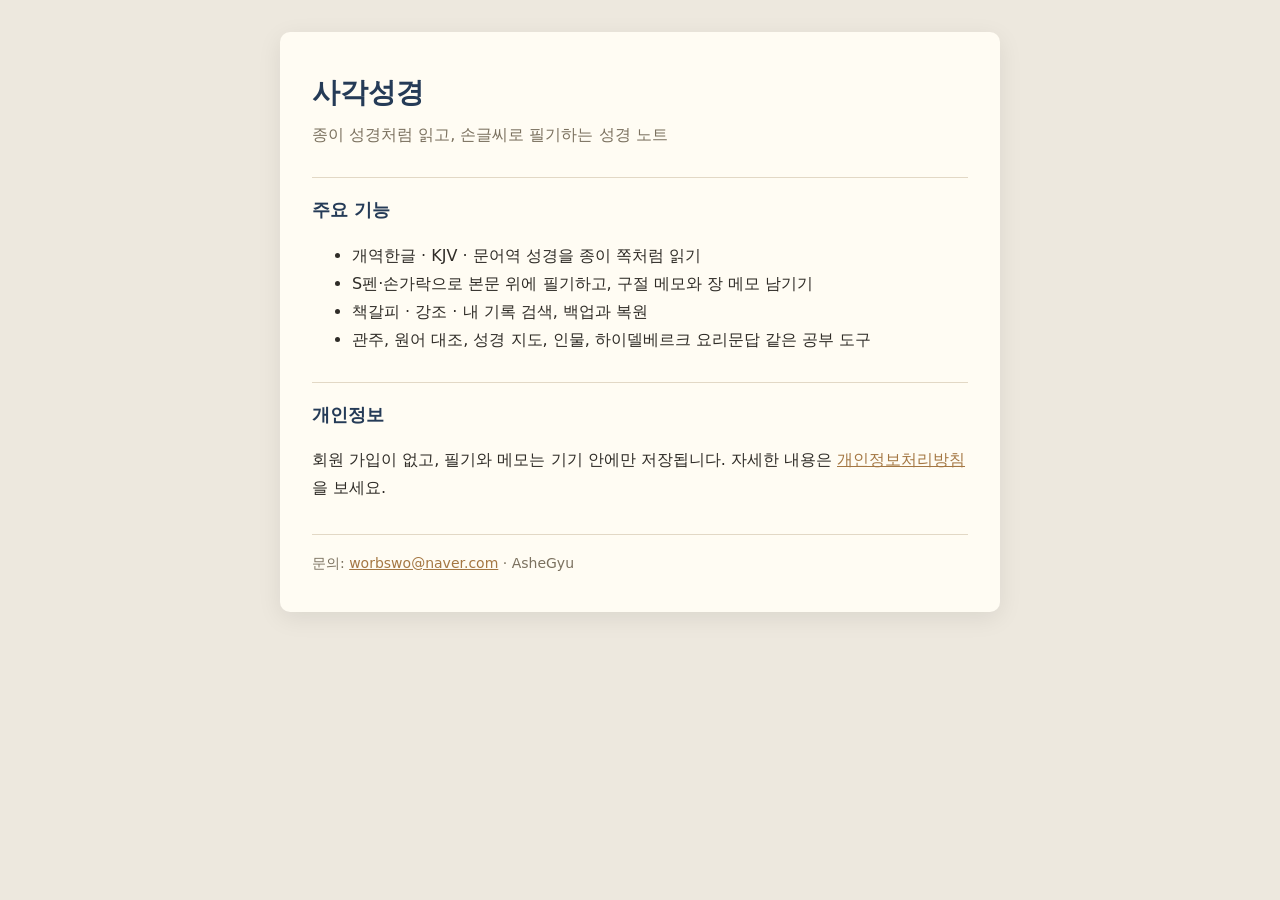
<file: index.html>
<!doctype html>
<html lang="ko">
<head>
  <meta charset="utf-8">
  <meta name="viewport" content="width=device-width, initial-scale=1">
  <title>사각성경</title>
  <meta name="description" content="종이 성경처럼 읽고 손글씨로 필기하는 성경 노트 앱">
  <link rel="stylesheet" href="style.css">
</head>
<body>
<main>
  <h1>사각성경</h1>
  <p class="lead">종이 성경처럼 읽고, 손글씨로 필기하는 성경 노트</p>

  <h2>주요 기능</h2>
  <ul>
    <li>개역한글 · KJV · 문어역 성경을 종이 쪽처럼 읽기</li>
    <li>S펜·손가락으로 본문 위에 필기하고, 구절 메모와 장 메모 남기기</li>
    <li>책갈피 · 강조 · 내 기록 검색, 백업과 복원</li>
    <li>관주, 원어 대조, 성경 지도, 인물, 하이델베르크 요리문답 같은 공부 도구</li>
  </ul>

  <h2>개인정보</h2>
  <p>회원 가입이 없고, 필기와 메모는 기기 안에만 저장됩니다. 자세한 내용은 <a href="privacy.html">개인정보처리방침</a>을 보세요.</p>

  <footer>
    문의: <a href="mailto:worbswo@naver.com">worbswo@naver.com</a> · AsheGyu
  </footer>
</main>
</body>
</html>
</file>
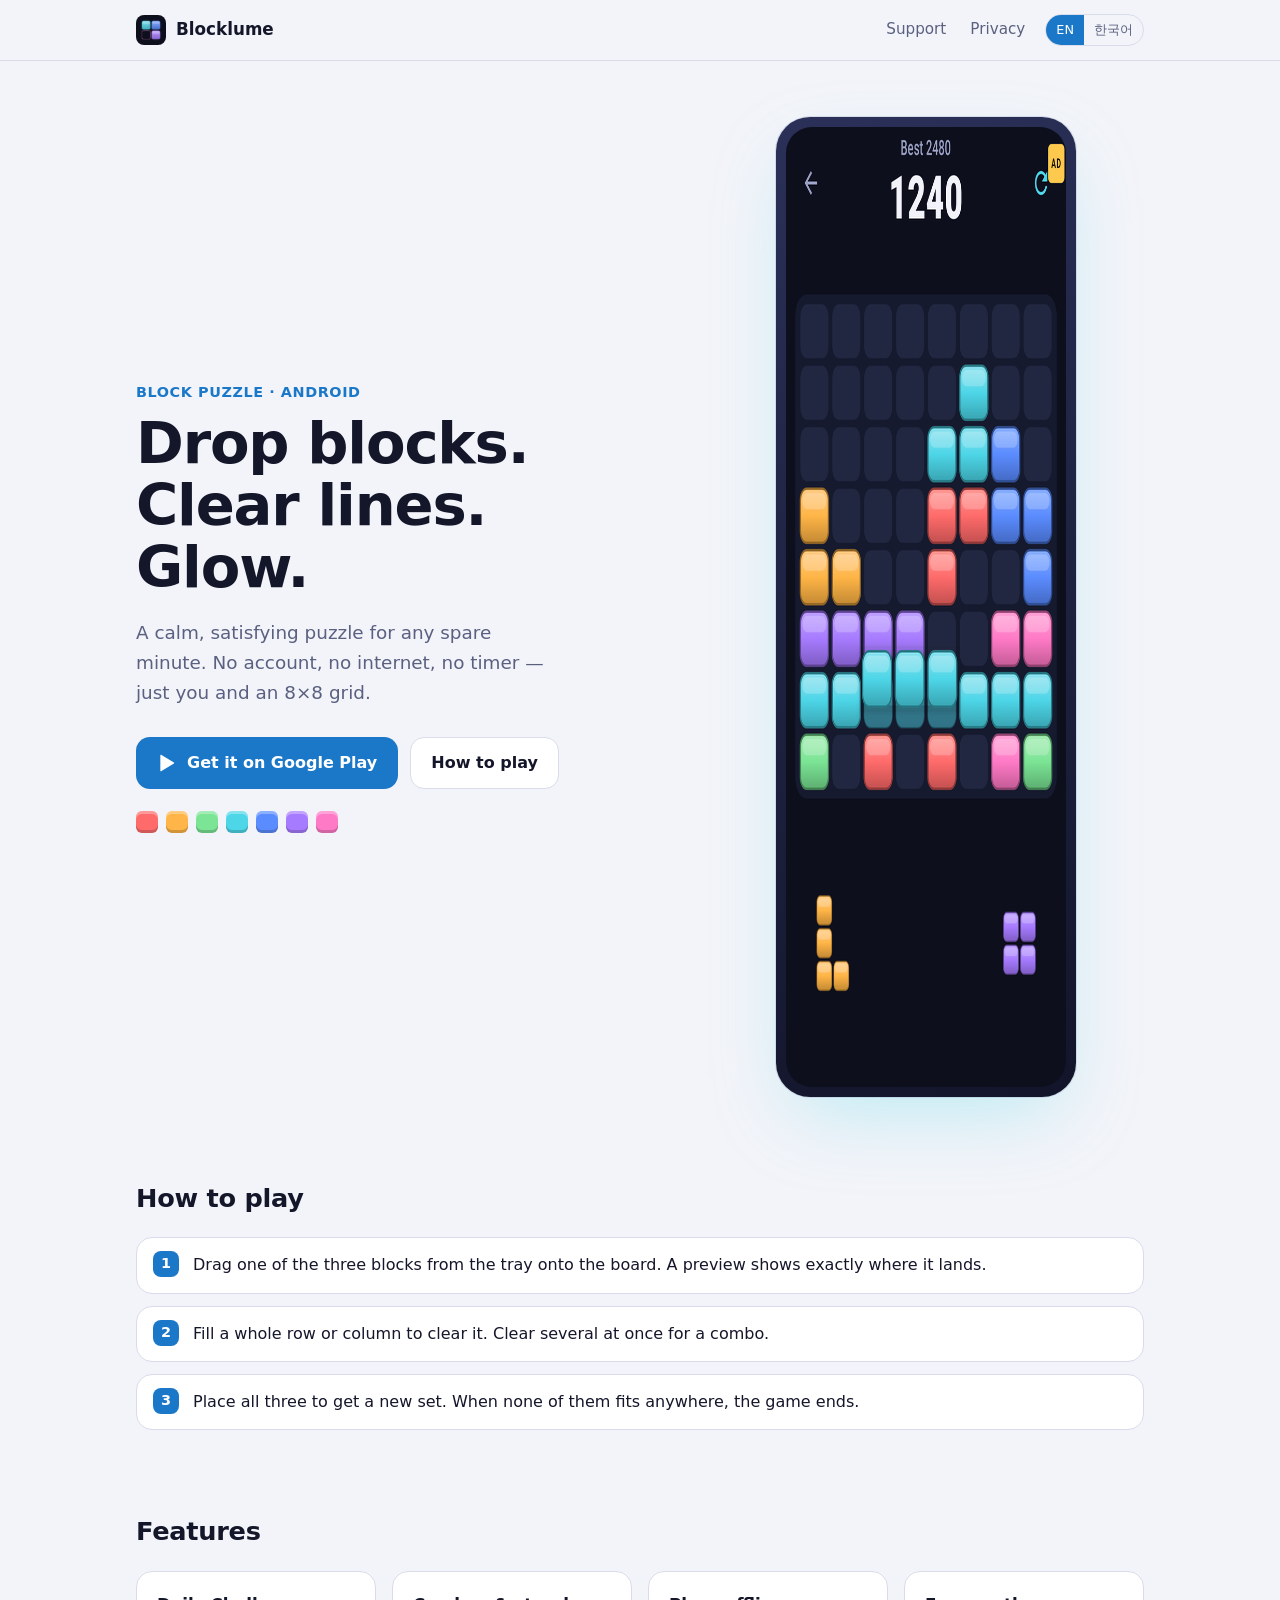
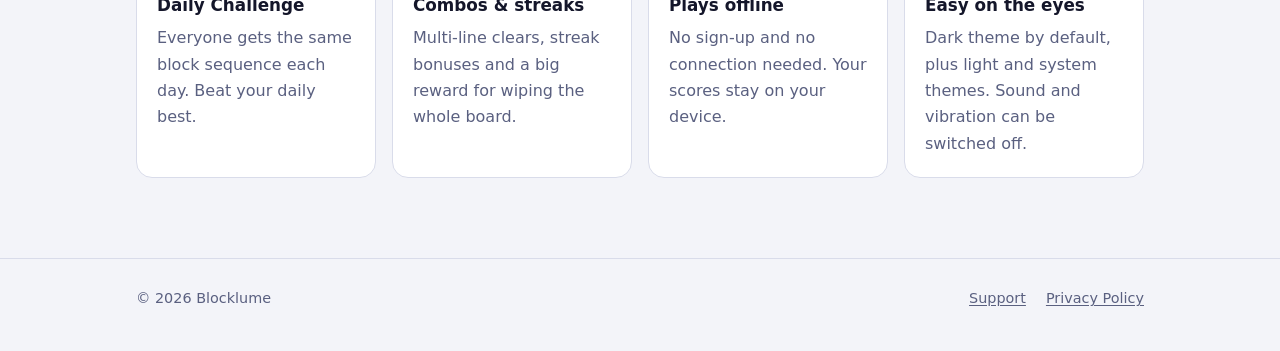
<file: blocklume/index.html>
<!doctype html>
<html lang="en" data-lang="en">
<head>
<meta charset="utf-8">
<meta name="viewport" content="width=device-width, initial-scale=1">
<title>Blocklume — Block Puzzle</title>
<meta name="title-en" content="Blocklume — Block Puzzle">
<meta name="title-ko" content="Blocklume — 블록 퍼즐">
<meta name="description" content="Blocklume is a calm, offline block puzzle for Android. Drag blocks onto an 8×8 grid, clear lines and chain combos. Daily Challenge included.">
<meta property="og:title" content="Blocklume — Block Puzzle">
<meta property="og:description" content="Drop blocks. Clear lines. Glow. A calm, offline block puzzle for Android.">
<meta property="og:image" content="store/en-US/feature-graphic.png">
<meta property="og:type" content="website">
<meta name="theme-color" content="#0d0f1c">
<link rel="icon" type="image/png" href="assets/favicon.png">
<link rel="apple-touch-icon" href="assets/icon-192.png">
<link rel="stylesheet" href="assets/style.css">
</head>
<body>
<header class="site-header">
  <div class="wrap">
    <a class="brand" href="./"><img src="assets/icon-192.png" alt="">Blocklume</a>
    <nav class="nav" aria-label="Main">
      <a href="support.html" class="hide-sm"><span lang="en">Support</span><span lang="ko">고객지원</span></a>
      <a href="privacy-policy.html"><span lang="en">Privacy</span><span lang="ko">개인정보</span></a>
      <span class="lang" role="group" aria-label="Language"><button data-lang="en" aria-pressed="true">EN</button><button data-lang="ko" aria-pressed="false">한국어</button></span>
    </nav>
  </div>
</header>

<main>
  <section class="hero">
    <div class="wrap">
      <div>
        <div class="eyebrow" lang="en">Block puzzle · Android</div>
        <div class="eyebrow" lang="ko">블록 퍼즐 · Android</div>
        <h1 lang="en">Drop blocks.<br>Clear lines.<br>Glow.</h1>
        <h1 lang="ko">블록을 놓고,<br>줄을 지우고,<br>빛나세요.</h1>
        <p class="lead" lang="en">A calm, satisfying puzzle for any spare minute. No account, no internet, no timer — just you and an 8×8 grid.</p>
        <p class="lead" lang="ko">짧은 틈에도 즐기는 힐링 퍼즐. 회원가입도, 인터넷도, 타이머도 없이 8×8 보드와 나만의 시간.</p>
        <div class="cta">
          <a class="btn primary" href="https://play.google.com/store/apps/details?id=io.github.ashegyu.blocklume">
            <svg viewBox="0 0 24 24" aria-hidden="true"><path fill="currentColor" d="M4 2.8v18.4c0 .5.5.8.9.6l15.4-9.2c.4-.2.4-.9 0-1.1L4.9 2.2c-.4-.2-.9.1-.9.6z"/></svg>
            <span lang="en">Get it on Google Play</span><span lang="ko">Google Play에서 받기</span>
          </a>
          <a class="btn" href="#how"><span lang="en">How to play</span><span lang="ko">플레이 방법</span></a>
        </div>
        <div class="blocks" aria-hidden="true">
          <i style="background:var(--coral)"></i><i style="background:var(--amber)"></i><i style="background:var(--mint)"></i><i style="background:var(--aqua)"></i><i style="background:var(--azure)"></i><i style="background:var(--violet)"></i><i style="background:var(--pink)"></i>
        </div>
      </div>
      <div class="phone">
        <img src="assets/screen-game.png" width="540" height="960" alt="Blocklume game screen: a block being dragged onto an 8 by 8 board, with the row it will clear lit up">
      </div>
    </div>
  </section>

  <section class="block" id="how">
    <div class="wrap">
      <h2 lang="en">How to play</h2>
      <h2 lang="ko">플레이 방법</h2>
      <ol class="steps">
        <li><span lang="en">Drag one of the three blocks from the tray onto the board. A preview shows exactly where it lands.</span><span lang="ko">아래 트레이의 블록 3개 중 하나를 보드로 드래그하세요. 놓일 위치가 미리 표시됩니다.</span></li>
        <li><span lang="en">Fill a whole row or column to clear it. Clear several at once for a combo.</span><span lang="ko">가로 또는 세로 한 줄을 채우면 지워져요. 여러 줄을 한 번에 지우면 콤보!</span></li>
        <li><span lang="en">Place all three to get a new set. When none of them fits anywhere, the game ends.</span><span lang="ko">3개를 모두 놓으면 새 블록이 나와요. 어디에도 놓을 수 없으면 게임 오버.</span></li>
      </ol>
    </div>
  </section>

  <section class="block">
    <div class="wrap">
      <h2 lang="en">Features</h2>
      <h2 lang="ko">특징</h2>
      <div class="grid">
        <div class="card"><h3 lang="en">Daily Challenge</h3><h3 lang="ko">데일리 챌린지</h3><p lang="en">Everyone gets the same block sequence each day. Beat your daily best.</p><p lang="ko">매일 모든 플레이어에게 같은 블록 순서. 오늘의 최고 기록에 도전하세요.</p></div>
        <div class="card"><h3 lang="en">Combos &amp; streaks</h3><h3 lang="ko">콤보 &amp; 연속 보너스</h3><p lang="en">Multi-line clears, streak bonuses and a big reward for wiping the whole board.</p><p lang="ko">여러 줄 동시 클리어, 연속 클리어 보너스, 보드를 전부 비우면 퍼펙트 보너스.</p></div>
        <div class="card"><h3 lang="en">Plays offline</h3><h3 lang="ko">오프라인 플레이</h3><p lang="en">No sign-up and no connection needed. Your scores stay on your device.</p><p lang="ko">가입도 연결도 필요 없어요. 기록은 기기에만 저장됩니다.</p></div>
        <div class="card"><h3 lang="en">Easy on the eyes</h3><h3 lang="ko">눈이 편한 디자인</h3><p lang="en">Dark theme by default, plus light and system themes. Sound and vibration can be switched off.</p><p lang="ko">기본 다크 테마와 라이트·시스템 테마. 효과음과 진동은 끌 수 있어요.</p></div>
      </div>
    </div>
  </section>
</main>

<footer class="site-footer">
  <div class="wrap">
    <span>© 2026 Blocklume</span>
    <span class="spacer"></span>
    <a href="support.html"><span lang="en">Support</span><span lang="ko">고객지원</span></a>
    <a href="privacy-policy.html"><span lang="en">Privacy Policy</span><span lang="ko">개인정보처리방침</span></a>
  </div>
</footer>
<script src="assets/site.js"></script>
</body>
</html>
</file>
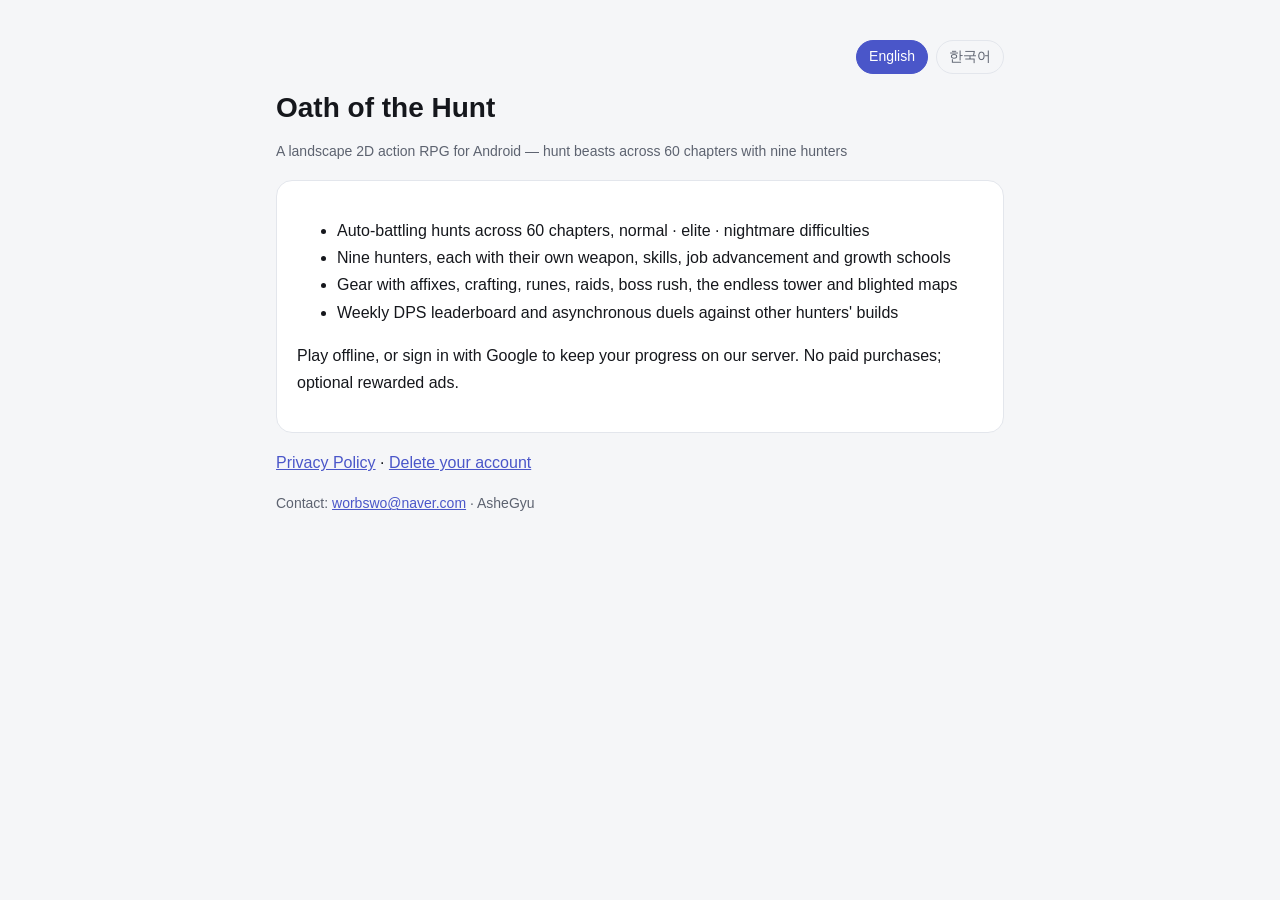
<file: oath-of-the-hunt/index.html>
<!doctype html>
<html lang="en">
<head>
<meta charset="utf-8">
<meta name="viewport" content="width=device-width, initial-scale=1">
<title>Oath of the Hunt · Oath of the Hunt</title>
<link rel="stylesheet" href="style.css?v=1">
</head>
<body>
<main>
  <nav class="lang"><a href="?lang=en" data-lang="en">English</a><a href="?lang=ko" data-lang="ko">한국어</a></nav>

  <section data-section="en" lang="en">
    <h1>Oath of the Hunt</h1>
    <p class="muted">A landscape 2D action RPG for Android — hunt beasts across 60 chapters with nine hunters</p>
    <div class="card">
      <ul>
        <li>Auto-battling hunts across 60 chapters, normal · elite · nightmare difficulties</li>
        <li>Nine hunters, each with their own weapon, skills, job advancement and growth schools</li>
        <li>Gear with affixes, crafting, runes, raids, boss rush, the endless tower and blighted maps</li>
        <li>Weekly DPS leaderboard and asynchronous duels against other hunters' builds</li>
      </ul>
      <p>Play offline, or sign in with Google to keep your progress on our server. No paid purchases; optional rewarded ads.</p>
    </div>
    <p><a href="privacy-policy.html?lang=en">Privacy Policy</a> · <a href="data-deletion.html?lang=en">Delete your account</a></p>
    <p class="muted">Contact: <a href="mailto:worbswo@naver.com">worbswo@naver.com</a> · AsheGyu</p>
  </section>

  <section data-section="ko" lang="ko">
    <h1>Oath of the Hunt</h1>
    <p class="muted">괴수를 사냥하는 안드로이드 가로 화면 2D 액션 RPG — 사냥꾼 아홉 명과 60개 장</p>
    <div class="card">
      <ul>
        <li>60개 장을 자동 전투로 사냥, 일반 · 정예 · 악몽 난이도</li>
        <li>무기·스킬·전직·성장 학파가 저마다 다른 사냥꾼 아홉 명</li>
        <li>옵션 장비와 다듬기, 룬, 레이드, 보스 러시, 무한의 탑, 오염된 사냥터</li>
        <li>주간 DPS 순위와 다른 사냥꾼의 빌드와 겨루는 비동기 대전</li>
      </ul>
      <p>로그인 없이 기기에서 플레이하거나, 구글로 로그인해 서버에 기록을 이어 갈 수 있습니다. 유료 결제는 없고 보상형 광고는 선택입니다.</p>
    </div>
    <p><a href="privacy-policy.html?lang=ko">개인정보처리방침</a> · <a href="data-deletion.html?lang=ko">계정 삭제 안내</a></p>
    <p class="muted">문의: <a href="mailto:worbswo@naver.com">worbswo@naver.com</a> · AsheGyu</p>
  </section>
</main>
<script>
(function () {
  // 오래된 브라우저·인앱 브라우저에서도 동작하도록 ES5 문법만 사용
  function pick() {
    var m = /[?&]lang=(ko|en)\b/.exec(location.search);
    if (m) return m[1];
    var nav = (navigator.languages && navigator.languages[0]) || navigator.language || navigator.userLanguage || "";
    return nav.toLowerCase().indexOf("ko") === 0 ? "ko" : "en";
  }
  function apply(l) {
    document.documentElement.setAttribute("lang", l);
    var secs = document.querySelectorAll("[data-section]");
    for (var i = 0; i < secs.length; i++) {
      var show = secs[i].getAttribute("data-section") === l;
      secs[i].style.display = show ? "" : "none";
      if (show) secs[i].removeAttribute("hidden"); else secs[i].setAttribute("hidden", "");
    }
    var links = document.querySelectorAll("nav.lang a");
    for (var j = 0; j < links.length; j++) {
      var on = links[j].getAttribute("data-lang") === l;
      links[j].className = on ? "active" : "";
      links[j].setAttribute("aria-current", on ? "true" : "false");
    }
  }
  var links = document.querySelectorAll("nav.lang a");
  for (var k = 0; k < links.length; k++) {
    links[k].onclick = function (e) {
      var l = this.getAttribute("data-lang");
      apply(l);
      try { history.replaceState(null, "", "?lang=" + l + location.hash); } catch (err) {}
      window.scrollTo(0, 0);
      if (e && e.preventDefault) e.preventDefault();
      return false;
    };
  }
  apply(pick());
})();
</script>
</body>
</html>
</file>
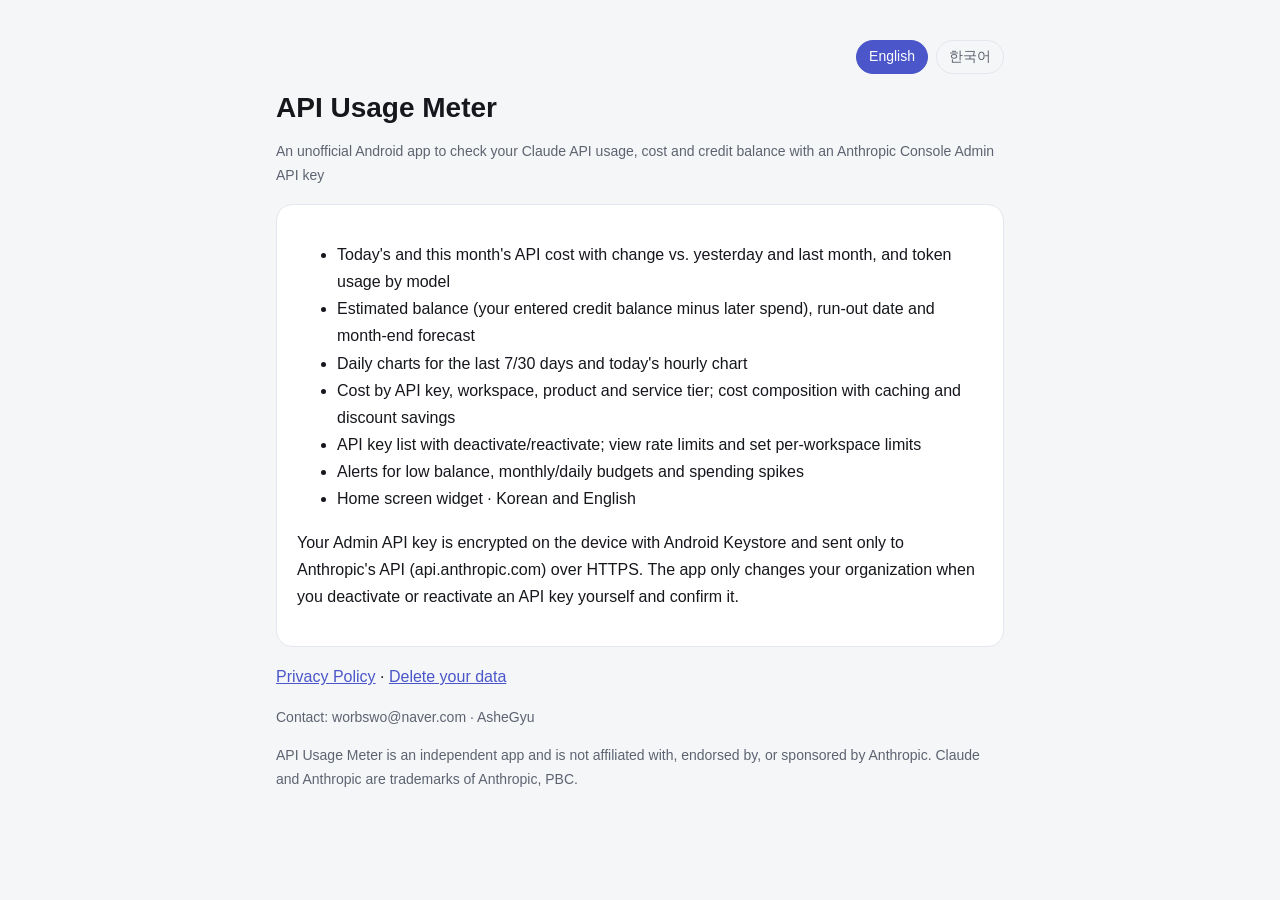
<file: usage-meter/index.html>
<!doctype html>
<html lang="en">
<head>
<meta charset="utf-8">
<meta name="viewport" content="width=device-width, initial-scale=1">
<title>API Usage Meter</title>
<link rel="stylesheet" href="style.css?v=3">
</head>
<body>
<main>
  <nav class="lang"><a href="?lang=en" data-lang="en">English</a><a href="?lang=ko" data-lang="ko">한국어</a></nav>

  <section data-section="en" lang="en">
    <h1>API Usage Meter</h1>
    <p class="muted">An unofficial Android app to check your Claude API usage, cost and credit balance with an Anthropic Console Admin API key</p>
    <div class="card">
      <ul>
        <li>Today's and this month's API cost with change vs. yesterday and last month, and token usage by model</li>
        <li>Estimated balance (your entered credit balance minus later spend), run-out date and month-end forecast</li>
        <li>Daily charts for the last 7/30 days and today's hourly chart</li>
        <li>Cost by API key, workspace, product and service tier; cost composition with caching and discount savings</li>
        <li>API key list with deactivate/reactivate; view rate limits and set per-workspace limits</li>
        <li>Alerts for low balance, monthly/daily budgets and spending spikes</li>
        <li>Home screen widget · Korean and English</li>
      </ul>
      <p>Your Admin API key is encrypted on the device with Android Keystore and sent only to Anthropic's API (api.anthropic.com) over HTTPS. The app only changes your organization when you deactivate or reactivate an API key yourself and confirm it.</p>
    </div>
    <p><a href="privacy-policy.html?lang=en">Privacy Policy</a> · <a href="data-deletion.html?lang=en">Delete your data</a></p>
    <p class="muted">Contact: worbswo@naver.com · AsheGyu</p>
    <p class="muted">API Usage Meter is an independent app and is not affiliated with, endorsed by, or sponsored by Anthropic. Claude and Anthropic are trademarks of Anthropic, PBC.</p>
  </section>

  <section data-section="ko" lang="ko">
    <h1>API 사용량 미터</h1>
    <p class="muted">Anthropic Console Admin API 키로 Claude API 사용량·비용·크레딧 잔액을 Android에서 확인하는 비공식 앱</p>
    <div class="card">
      <ul>
        <li>오늘·이번 달 API 비용과 어제·지난달 대비 증감률, 모델별 토큰 사용량</li>
        <li>입력한 크레딧 잔액에서 사용 비용을 빼 추정 잔액 표시, 소진 예상일과 월말 예상 비용</li>
        <li>최근 7일/30일, 오늘 시간별 차트</li>
        <li>API 키·워크스페이스·제품·서비스 티어별 비용, 캐시·할인 절감액이 보이는 비용 구성</li>
        <li>API 키 목록과 비활성화·재활성화, Rate limit 확인과 워크스페이스별 한도 설정</li>
        <li>잔액 부족, 월·일 예산, 지출 급증 알림</li>
        <li>홈 화면 위젯 · 한국어/영어 지원</li>
      </ul>
      <p>Admin API 키는 기기 안에서 Android Keystore로 암호화해 보관하며, Anthropic API(api.anthropic.com, HTTPS) 외에는 어디에도 보내지 않습니다. 앱이 조직 설정을 바꾸는 것은 사용자가 직접 API 키를 비활성화·재활성화하고 확인했을 때뿐입니다.</p>
    </div>
    <p><a href="privacy-policy.html?lang=ko">개인정보처리방침</a> · <a href="data-deletion.html?lang=ko">데이터 삭제 안내</a></p>
    <p class="muted">문의: worbswo@naver.com · AsheGyu</p>
    <p class="muted">API 사용량 미터는 독립 앱이며 Anthropic과 제휴하거나 Anthropic의 보증·후원을 받지 않았습니다. Claude 및 Anthropic은 Anthropic, PBC의 상표입니다.</p>
  </section>
</main>
<script>
(function () {
  // 오래된 브라우저·인앱 브라우저에서도 동작하도록 ES5 문법만 사용
  function pick() {
    var m = /[?&]lang=(ko|en)\b/.exec(location.search);
    if (m) return m[1];
    var nav = (navigator.languages && navigator.languages[0]) || navigator.language || navigator.userLanguage || "";
    return nav.toLowerCase().indexOf("ko") === 0 ? "ko" : "en";
  }
  function apply(l) {
    document.documentElement.setAttribute("lang", l);
    var secs = document.querySelectorAll("[data-section]");
    for (var i = 0; i < secs.length; i++) {
      var show = secs[i].getAttribute("data-section") === l;
      secs[i].style.display = show ? "" : "none";
      if (show) secs[i].removeAttribute("hidden"); else secs[i].setAttribute("hidden", "");
    }
    var links = document.querySelectorAll("nav.lang a");
    for (var j = 0; j < links.length; j++) {
      var on = links[j].getAttribute("data-lang") === l;
      links[j].className = on ? "active" : "";
      links[j].setAttribute("aria-current", on ? "true" : "false");
    }
  }
  var links = document.querySelectorAll("nav.lang a");
  for (var k = 0; k < links.length; k++) {
    links[k].onclick = function (e) {
      var l = this.getAttribute("data-lang");
      apply(l);
      try { history.replaceState(null, "", "?lang=" + l + location.hash); } catch (err) {}
      window.scrollTo(0, 0);
      if (e && e.preventDefault) e.preventDefault();
      return false;
    };
  }
  apply(pick());
})();
</script>
</body>
</html>
</file>
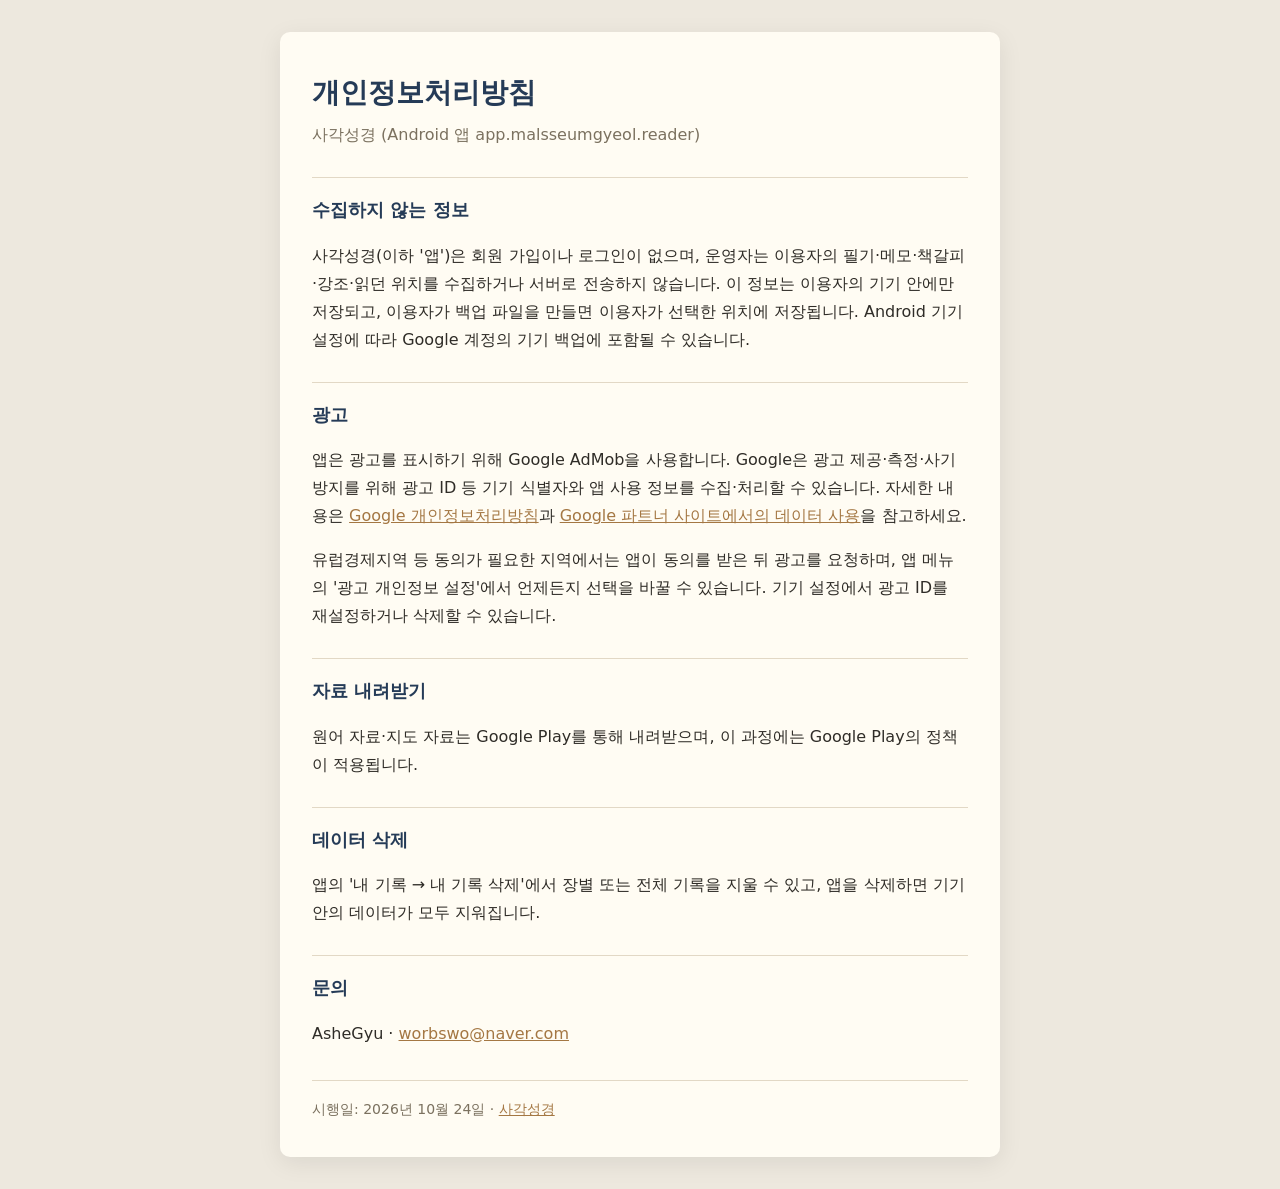
<file: privacy.html>
<!doctype html>
<html lang="ko">
<head>
  <meta charset="utf-8">
  <meta name="viewport" content="width=device-width, initial-scale=1">
  <title>사각성경 개인정보처리방침</title>
  <link rel="stylesheet" href="style.css">
</head>
<body>
<main>
  <h1>개인정보처리방침</h1>
  <p class="lead">사각성경 (Android 앱 app.malsseumgyeol.reader)</p>

  <h2>수집하지 않는 정보</h2>
  <p>사각성경(이하 '앱')은 회원 가입이나 로그인이 없으며, 운영자는 이용자의 필기·메모·책갈피·강조·읽던 위치를 수집하거나 서버로 전송하지 않습니다. 이 정보는 이용자의 기기 안에만 저장되고, 이용자가 백업 파일을 만들면 이용자가 선택한 위치에 저장됩니다. Android 기기 설정에 따라 Google 계정의 기기 백업에 포함될 수 있습니다.</p>

  <h2>광고</h2>
  <p>앱은 광고를 표시하기 위해 Google AdMob을 사용합니다. Google은 광고 제공·측정·사기 방지를 위해 광고 ID 등 기기 식별자와 앱 사용 정보를 수집·처리할 수 있습니다. 자세한 내용은 <a href="https://policies.google.com/privacy">Google 개인정보처리방침</a>과 <a href="https://policies.google.com/technologies/partner-sites">Google 파트너 사이트에서의 데이터 사용</a>을 참고하세요.</p>
  <p>유럽경제지역 등 동의가 필요한 지역에서는 앱이 동의를 받은 뒤 광고를 요청하며, 앱 메뉴의 '광고 개인정보 설정'에서 언제든지 선택을 바꿀 수 있습니다. 기기 설정에서 광고 ID를 재설정하거나 삭제할 수 있습니다.</p>

  <h2>자료 내려받기</h2>
  <p>원어 자료·지도 자료는 Google Play를 통해 내려받으며, 이 과정에는 Google Play의 정책이 적용됩니다.</p>

  <h2>데이터 삭제</h2>
  <p>앱의 '내 기록 → 내 기록 삭제'에서 장별 또는 전체 기록을 지울 수 있고, 앱을 삭제하면 기기 안의 데이터가 모두 지워집니다.</p>

  <h2>문의</h2>
  <p>AsheGyu · <a href="mailto:worbswo@naver.com">worbswo@naver.com</a></p>

  <footer>시행일: 2026년 10월 24일 · <a href="index.html">사각성경</a></footer>
</main>
</body>
</html>
</file>
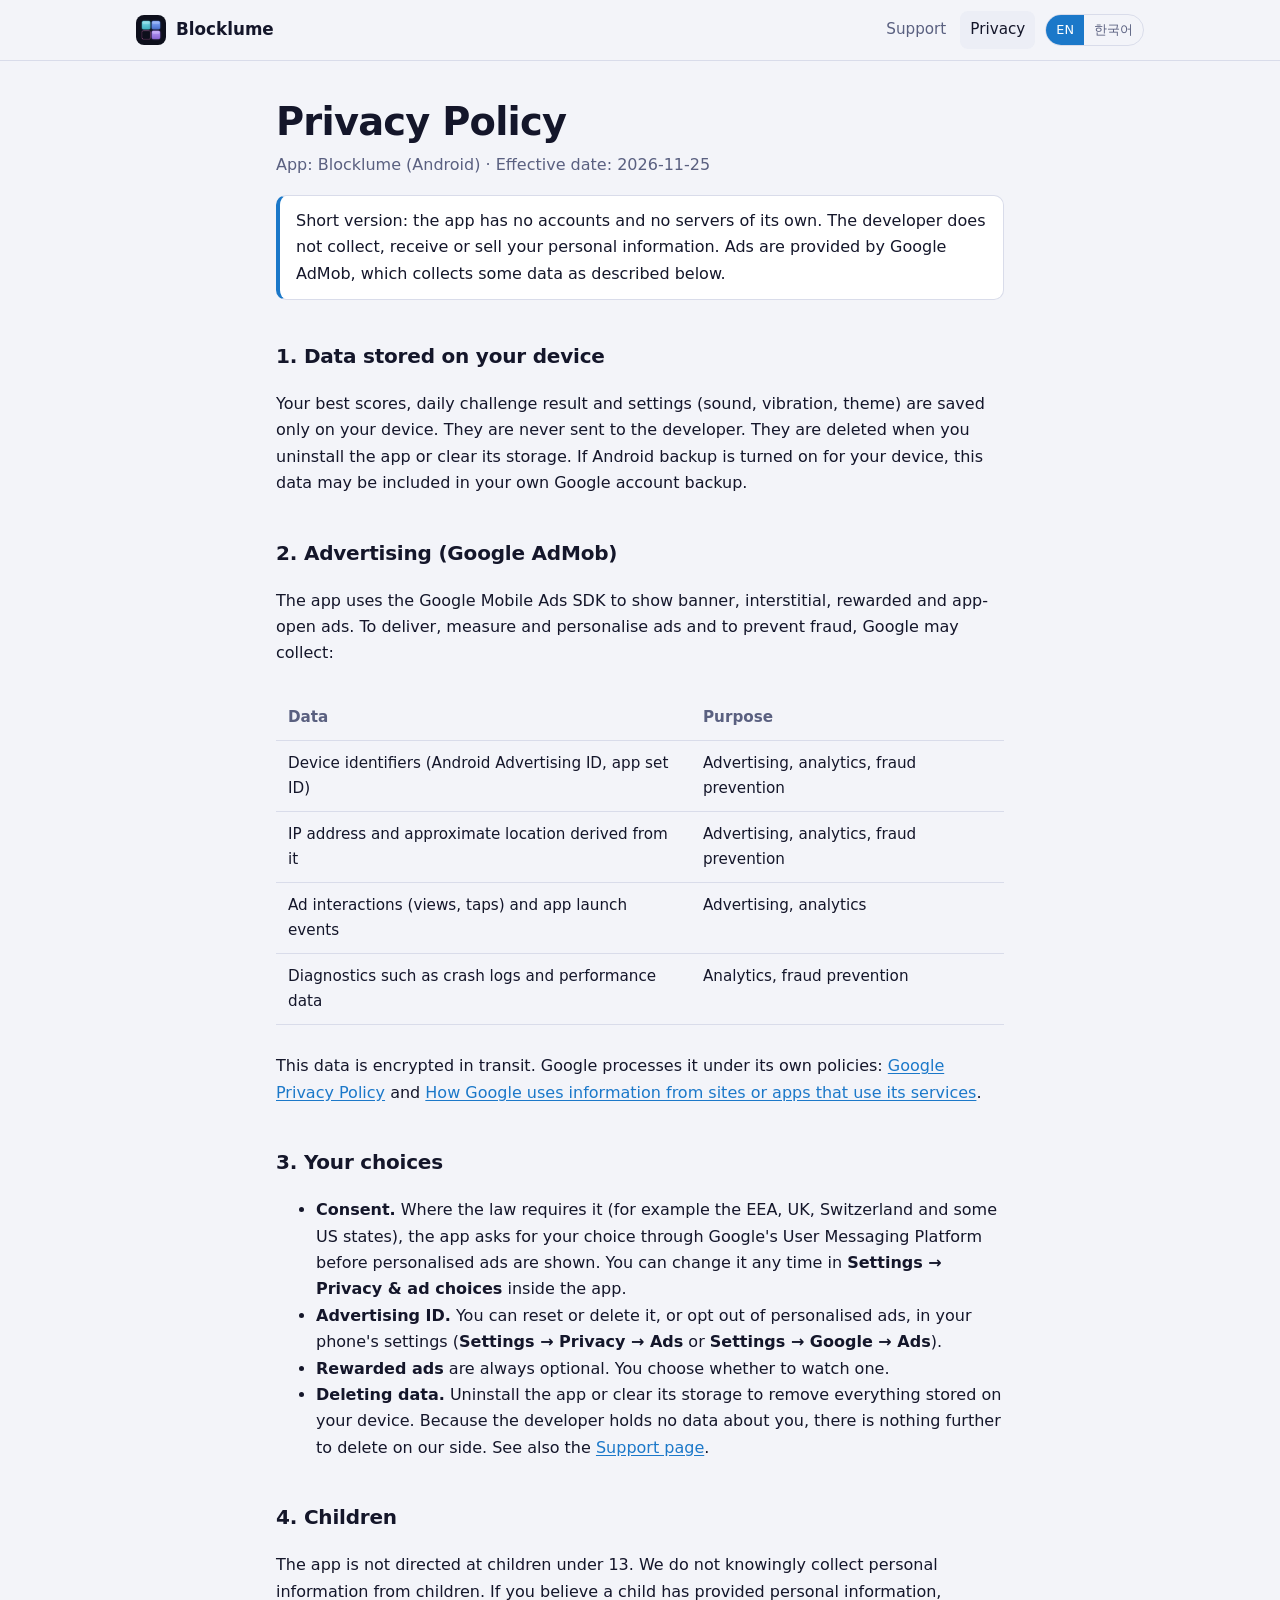
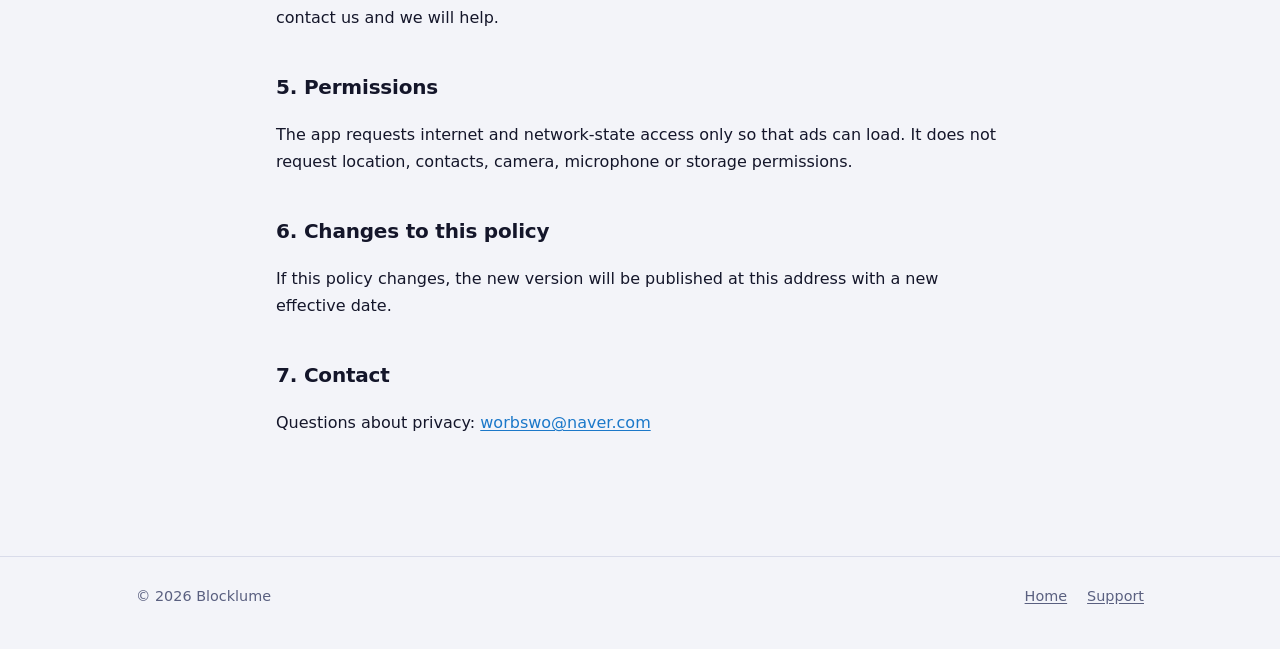
<file: blocklume/privacy-policy.html>
<!doctype html>
<html lang="en" data-lang="en">
<head>
<meta charset="utf-8">
<meta name="viewport" content="width=device-width, initial-scale=1">
<title>Privacy Policy — Blocklume</title>
<meta name="title-en" content="Privacy Policy — Blocklume">
<meta name="title-ko" content="개인정보처리방침 — Blocklume">
<meta name="description" content="How the Blocklume app handles data, including Google AdMob advertising.">
<meta name="theme-color" content="#0d0f1c">
<link rel="icon" type="image/png" href="assets/favicon.png">
<link rel="stylesheet" href="assets/style.css">
</head>
<body>
<header class="site-header">
  <div class="wrap">
    <a class="brand" href="./"><img src="assets/icon-192.png" alt="">Blocklume</a>
    <nav class="nav" aria-label="Main">
      <a href="support.html" class="hide-sm"><span lang="en">Support</span><span lang="ko">고객지원</span></a>
      <a href="privacy-policy.html" aria-current="page"><span lang="en">Privacy</span><span lang="ko">개인정보</span></a>
      <span class="lang" role="group" aria-label="Language"><button data-lang="en" aria-pressed="true">EN</button><button data-lang="ko" aria-pressed="false">한국어</button></span>
    </nav>
  </div>
</header>

<main class="doc">
  <!-- ================= ENGLISH ================= -->
  <article lang="en">
    <h1>Privacy Policy</h1>
    <p class="meta">App: Blocklume (Android) · Effective date: 2026-11-25</p>

    <p class="note">Short version: the app has no accounts and no servers of its own. The developer does not collect, receive or sell your personal information. Ads are provided by Google AdMob, which collects some data as described below.</p>

    <h2>1. Data stored on your device</h2>
    <p>Your best scores, daily challenge result and settings (sound, vibration, theme) are saved only on your device. They are never sent to the developer. They are deleted when you uninstall the app or clear its storage. If Android backup is turned on for your device, this data may be included in your own Google account backup.</p>

    <h2>2. Advertising (Google AdMob)</h2>
    <p>The app uses the Google Mobile Ads SDK to show banner, interstitial, rewarded and app-open ads. To deliver, measure and personalise ads and to prevent fraud, Google may collect:</p>
    <div class="table-scroll"><table>
      <tr><th>Data</th><th>Purpose</th></tr>
      <tr><td>Device identifiers (Android Advertising ID, app set ID)</td><td>Advertising, analytics, fraud prevention</td></tr>
      <tr><td>IP address and approximate location derived from it</td><td>Advertising, analytics, fraud prevention</td></tr>
      <tr><td>Ad interactions (views, taps) and app launch events</td><td>Advertising, analytics</td></tr>
      <tr><td>Diagnostics such as crash logs and performance data</td><td>Analytics, fraud prevention</td></tr>
    </table></div>
    <p>This data is encrypted in transit. Google processes it under its own policies: <a href="https://policies.google.com/privacy">Google Privacy Policy</a> and <a href="https://policies.google.com/technologies/partner-sites">How Google uses information from sites or apps that use its services</a>.</p>

    <h2>3. Your choices</h2>
    <ul>
      <li><strong>Consent.</strong> Where the law requires it (for example the EEA, UK, Switzerland and some US states), the app asks for your choice through Google's User Messaging Platform before personalised ads are shown. You can change it any time in <em>Settings → Privacy &amp; ad choices</em> inside the app.</li>
      <li><strong>Advertising ID.</strong> You can reset or delete it, or opt out of personalised ads, in your phone's settings (<em>Settings → Privacy → Ads</em> or <em>Settings → Google → Ads</em>).</li>
      <li><strong>Rewarded ads</strong> are always optional. You choose whether to watch one.</li>
      <li><strong>Deleting data.</strong> Uninstall the app or clear its storage to remove everything stored on your device. Because the developer holds no data about you, there is nothing further to delete on our side. See also the <a href="support.html#data">Support page</a>.</li>
    </ul>

    <h2>4. Children</h2>
    <p>The app is not directed at children under 13. We do not knowingly collect personal information from children. If you believe a child has provided personal information, contact us and we will help.</p>

    <h2>5. Permissions</h2>
    <p>The app requests internet and network-state access only so that ads can load. It does not request location, contacts, camera, microphone or storage permissions.</p>

    <h2>6. Changes to this policy</h2>
    <p>If this policy changes, the new version will be published at this address with a new effective date.</p>

    <h2>7. Contact</h2>
    <p>Questions about privacy: <a href="mailto:worbswo@naver.com">worbswo@naver.com</a></p>
  </article>

  <!-- ================= KOREAN ================= -->
  <article lang="ko">
    <h1>개인정보처리방침</h1>
    <p class="meta">앱: Blocklume (Android) · 시행일: 2026-11-25</p>

    <p class="note">요약: 이 앱에는 회원가입과 자체 서버가 없습니다. 개발자는 이용자의 개인정보를 수집·수신·판매하지 않습니다. 광고는 Google AdMob이 제공하며, 아래와 같이 일부 정보를 수집합니다.</p>

    <h2>1. 기기에 저장되는 정보</h2>
    <p>최고 점수, 데일리 챌린지 기록, 설정(효과음·진동·테마)은 이용자의 기기에만 저장되며 개발자에게 전송되지 않습니다. 앱을 삭제하거나 앱 저장공간을 지우면 함께 삭제됩니다. 기기의 Android 백업이 켜져 있으면 이용자 본인의 Google 계정 백업에 포함될 수 있습니다.</p>

    <h2>2. 광고 (Google AdMob)</h2>
    <p>앱은 Google 모바일 광고 SDK로 배너·전면·보상형·앱 오프닝 광고를 표시합니다. Google은 광고 제공·측정·맞춤화 및 부정행위 방지를 위해 다음 정보를 수집할 수 있습니다.</p>
    <div class="table-scroll"><table>
      <tr><th>항목</th><th>목적</th></tr>
      <tr><td>기기 식별자(Android 광고 ID, 앱 세트 ID)</td><td>광고, 분석, 부정행위 방지</td></tr>
      <tr><td>IP 주소 및 이를 통해 추정한 대략적인 위치</td><td>광고, 분석, 부정행위 방지</td></tr>
      <tr><td>광고 조회·탭 등 상호작용, 앱 실행 정보</td><td>광고, 분석</td></tr>
      <tr><td>비정상 종료 로그·성능 데이터 등 진단 정보</td><td>분석, 부정행위 방지</td></tr>
    </table></div>
    <p>이 정보는 전송 중 암호화되며, Google의 정책에 따라 처리됩니다: <a href="https://policies.google.com/privacy?hl=ko">Google 개인정보처리방침</a>, <a href="https://policies.google.com/technologies/partner-sites?hl=ko">Google 서비스를 사용하는 사이트 또는 앱의 정보 사용 방식</a></p>

    <h2>3. 이용자의 선택</h2>
    <ul>
      <li><strong>동의.</strong> 법률상 필요한 지역(EEA·영국·스위스, 미국 일부 주 등)에서는 맞춤 광고 표시 전에 Google 사용자 메시지 플랫폼으로 선택을 요청합니다. 앱의 <em>설정 → 개인정보 및 광고 설정</em>에서 언제든 변경할 수 있습니다.</li>
      <li><strong>광고 ID.</strong> 휴대폰 설정(<em>설정 → 개인정보 보호 → 광고</em> 또는 <em>설정 → Google → 광고</em>)에서 재설정·삭제하거나 맞춤 광고를 끌 수 있습니다.</li>
      <li><strong>보상형 광고</strong> 시청은 언제나 선택 사항입니다.</li>
      <li><strong>데이터 삭제.</strong> 앱을 삭제하거나 앱 저장공간을 지우면 기기에 저장된 모든 정보가 삭제됩니다. 개발자는 이용자에 관한 정보를 보관하지 않으므로 별도로 삭제할 정보가 없습니다. <a href="support.html#data-ko">고객지원 페이지</a>도 참고하세요.</li>
    </ul>

    <h2>4. 아동</h2>
    <p>이 앱은 만 13세 미만 아동을 대상으로 하지 않으며, 아동의 개인정보를 고의로 수집하지 않습니다. 아동이 개인정보를 제공했다고 생각되면 아래로 연락해 주세요.</p>

    <h2>5. 권한</h2>
    <p>앱은 광고를 불러오기 위한 인터넷·네트워크 상태 권한만 사용합니다. 위치, 연락처, 카메라, 마이크, 저장소 권한은 요청하지 않습니다.</p>

    <h2>6. 방침의 변경</h2>
    <p>본 방침이 변경되면 새 시행일과 함께 이 주소에 게시합니다.</p>

    <h2>7. 문의</h2>
    <p>개인정보 관련 문의: <a href="mailto:worbswo@naver.com">worbswo@naver.com</a></p>
  </article>
</main>

<footer class="site-footer">
  <div class="wrap">
    <span>© 2026 Blocklume</span>
    <span class="spacer"></span>
    <a href="./"><span lang="en">Home</span><span lang="ko">홈</span></a>
    <a href="support.html"><span lang="en">Support</span><span lang="ko">고객지원</span></a>
  </div>
</footer>
<script src="assets/site.js"></script>
</body>
</html>
</file>
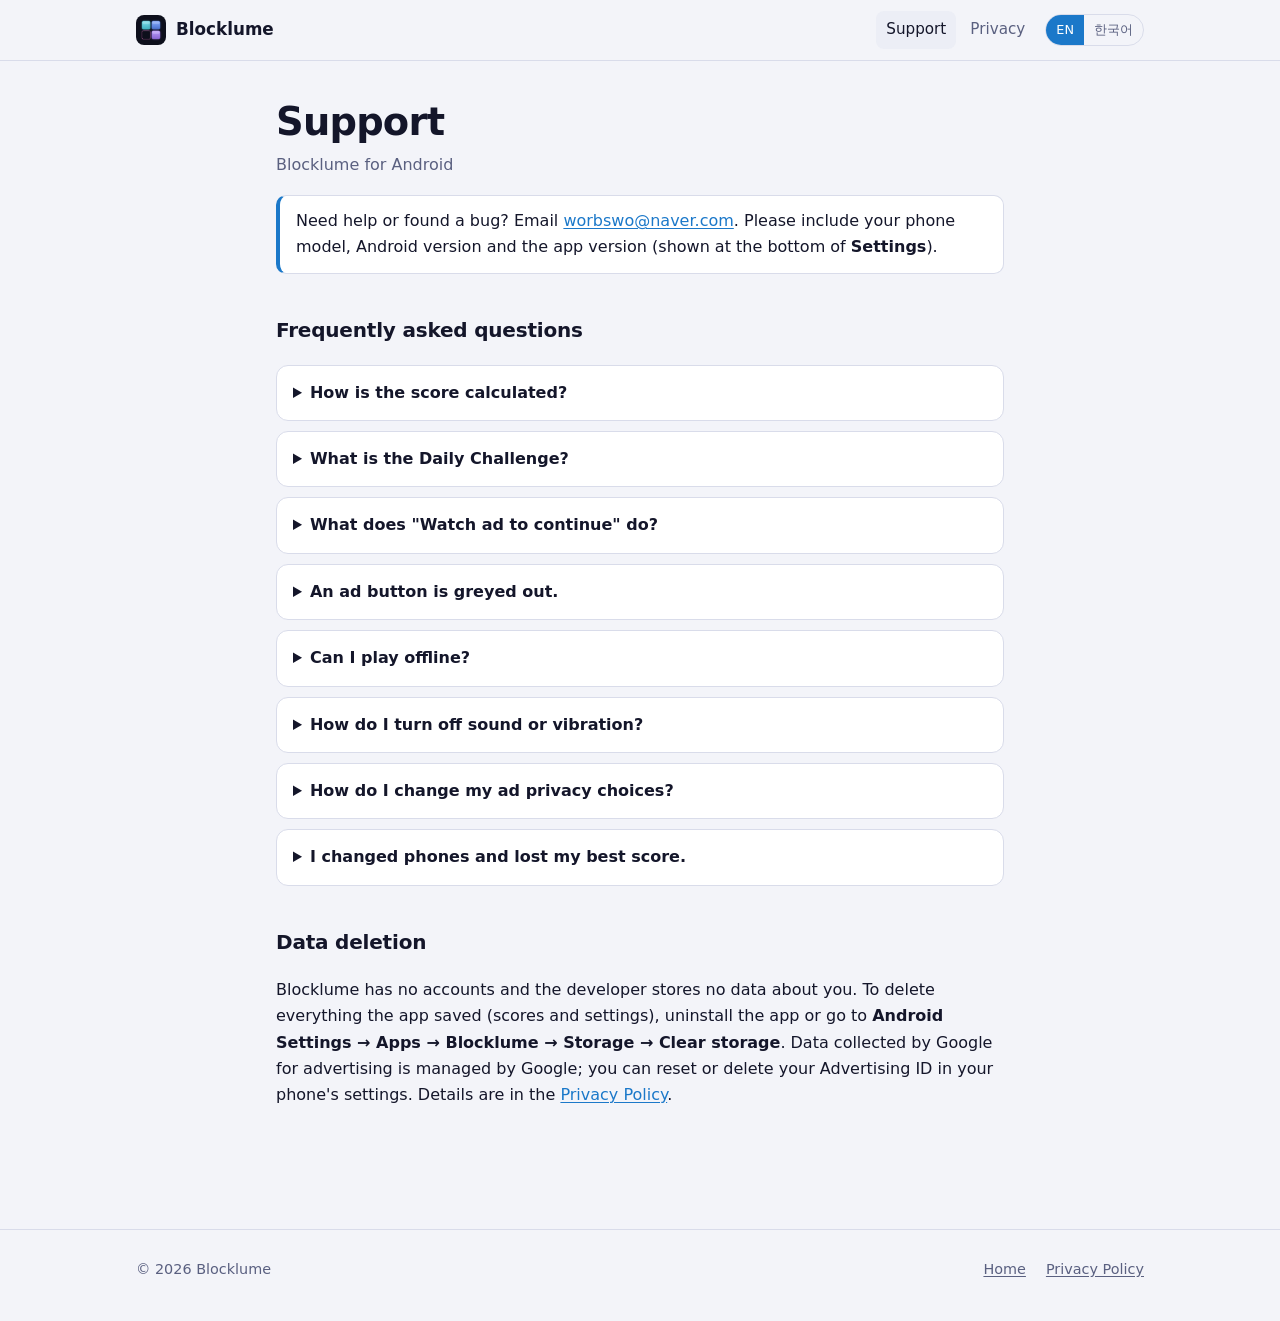
<file: blocklume/support.html>
<!doctype html>
<html lang="en" data-lang="en">
<head>
<meta charset="utf-8">
<meta name="viewport" content="width=device-width, initial-scale=1">
<title>Support — Blocklume</title>
<meta name="title-en" content="Support — Blocklume">
<meta name="title-ko" content="고객지원 — Blocklume">
<meta name="description" content="Help and frequently asked questions for the Blocklume block puzzle app.">
<meta name="theme-color" content="#0d0f1c">
<link rel="icon" type="image/png" href="assets/favicon.png">
<link rel="stylesheet" href="assets/style.css">
</head>
<body>
<header class="site-header">
  <div class="wrap">
    <a class="brand" href="./"><img src="assets/icon-192.png" alt="">Blocklume</a>
    <nav class="nav" aria-label="Main">
      <a href="support.html" class="hide-sm" aria-current="page"><span lang="en">Support</span><span lang="ko">고객지원</span></a>
      <a href="privacy-policy.html"><span lang="en">Privacy</span><span lang="ko">개인정보</span></a>
      <span class="lang" role="group" aria-label="Language"><button data-lang="en" aria-pressed="true">EN</button><button data-lang="ko" aria-pressed="false">한국어</button></span>
    </nav>
  </div>
</header>

<main class="doc">
  <article lang="en">
    <h1>Support</h1>
    <p class="meta">Blocklume for Android</p>
    <p class="note">Need help or found a bug? Email <a href="mailto:worbswo@naver.com">worbswo@naver.com</a>. Please include your phone model, Android version and the app version (shown at the bottom of <em>Settings</em>).</p>

    <h2>Frequently asked questions</h2>
    <details><summary>How is the score calculated?</summary><p>Every placed cell is 1 point. Clearing lines gives 10 × (lines²), so clearing 2 lines at once gives 40 and 3 lines gives 90. Clearing on consecutive moves adds a streak bonus, and emptying the whole board adds 150.</p></details>
    <details><summary>What is the Daily Challenge?</summary><p>Each calendar day everyone gets the same sequence of blocks, so you can compare scores with friends. Your best score for the day is saved. A new challenge starts at midnight in your local time.</p></details>
    <details><summary>What does "Watch ad to continue" do?</summary><p>Once per game, after the game is over, you can watch a short video to clear the 4×4 centre of the board and keep playing. Watching is always optional.</p></details>
    <details><summary>An ad button is greyed out.</summary><p>The ad hasn't loaded yet, or no ad is available right now (for example when you are offline). You can always start a new game without watching anything.</p></details>
    <details><summary>Can I play offline?</summary><p>Yes. The game works fully offline. Ads simply don't appear without a connection.</p></details>
    <details><summary>How do I turn off sound or vibration?</summary><p>Open <em>Settings</em> from the gear icon on the home screen.</p></details>
    <details><summary>How do I change my ad privacy choices?</summary><p>In regions where a consent message is required, open <em>Settings → Privacy &amp; ad choices</em>. Everywhere, you can manage your Advertising ID in your phone's settings under <em>Privacy → Ads</em> or <em>Google → Ads</em>.</p></details>
    <details><summary>I changed phones and lost my best score.</summary><p>Scores are stored only on the device. If Android backup is turned on, restoring your phone backup restores them too.</p></details>

    <h2 id="data">Data deletion</h2>
    <p>Blocklume has no accounts and the developer stores no data about you. To delete everything the app saved (scores and settings), uninstall the app or go to <em>Android Settings → Apps → Blocklume → Storage → Clear storage</em>. Data collected by Google for advertising is managed by Google; you can reset or delete your Advertising ID in your phone's settings. Details are in the <a href="privacy-policy.html">Privacy Policy</a>.</p>
  </article>

  <article lang="ko">
    <h1>고객지원</h1>
    <p class="meta">Blocklume (Android)</p>
    <p class="note">도움이 필요하거나 버그를 발견하셨나요? <a href="mailto:worbswo@naver.com">worbswo@naver.com</a> 로 메일 주세요. 휴대폰 모델, Android 버전, 앱 버전(<em>설정</em> 화면 맨 아래)을 함께 알려주시면 빠르게 확인할 수 있습니다.</p>

    <h2>자주 묻는 질문</h2>
    <details><summary>점수는 어떻게 계산되나요?</summary><p>블록 한 칸을 놓을 때마다 1점. 줄을 지우면 10 × (줄 수²)점으로, 2줄 동시에 지우면 40점, 3줄이면 90점입니다. 연속으로 줄을 지우면 연속 보너스, 보드를 전부 비우면 150점이 추가됩니다.</p></details>
    <details><summary>데일리 챌린지가 뭔가요?</summary><p>날마다 모든 플레이어에게 같은 블록 순서가 주어져 친구와 점수를 비교할 수 있어요. 그날의 최고 점수가 저장되며, 기기 시간 기준 자정에 새 챌린지가 시작됩니다.</p></details>
    <details><summary>"광고 보고 이어하기"는 무엇인가요?</summary><p>게임 오버 후 판당 1회, 짧은 영상을 보면 보드 가운데 4×4가 비워지고 계속 플레이할 수 있어요. 시청은 언제나 선택입니다.</p></details>
    <details><summary>광고 버튼이 회색으로 비활성화돼 있어요.</summary><p>광고가 아직 로드되지 않았거나 지금 표시할 광고가 없는 상태입니다(예: 오프라인). 광고를 보지 않아도 언제든 새 게임을 시작할 수 있어요.</p></details>
    <details><summary>오프라인에서도 되나요?</summary><p>네, 완전히 오프라인으로 플레이할 수 있어요. 연결이 없으면 광고만 표시되지 않습니다.</p></details>
    <details><summary>효과음이나 진동을 끄고 싶어요.</summary><p>홈 화면의 톱니바퀴 아이콘으로 <em>설정</em>에 들어가세요.</p></details>
    <details><summary>광고 개인정보 선택을 바꾸고 싶어요.</summary><p>동의 메시지가 필요한 지역에서는 <em>설정 → 개인정보 및 광고 설정</em>에서 변경할 수 있어요. 모든 지역에서 휴대폰 설정의 <em>개인정보 보호 → 광고</em> 또는 <em>Google → 광고</em>에서 광고 ID를 관리할 수 있습니다.</p></details>
    <details><summary>휴대폰을 바꿨더니 최고 기록이 사라졌어요.</summary><p>기록은 기기에만 저장됩니다. Android 백업이 켜져 있었다면 휴대폰 백업을 복원할 때 함께 복원됩니다.</p></details>

    <h2 id="data-ko">데이터 삭제</h2>
    <p>Blocklume에는 계정이 없고 개발자는 이용자에 관한 정보를 보관하지 않습니다. 앱이 저장한 기록과 설정을 모두 지우려면 앱을 삭제하거나 <em>Android 설정 → 애플리케이션 → Blocklume → 저장공간 → 데이터 삭제</em>를 누르세요. 광고를 위해 Google이 수집한 정보는 Google이 관리하며, 휴대폰 설정에서 광고 ID를 재설정·삭제할 수 있습니다. 자세한 내용은 <a href="privacy-policy.html">개인정보처리방침</a>을 참고하세요.</p>
  </article>
</main>

<footer class="site-footer">
  <div class="wrap">
    <span>© 2026 Blocklume</span>
    <span class="spacer"></span>
    <a href="./"><span lang="en">Home</span><span lang="ko">홈</span></a>
    <a href="privacy-policy.html"><span lang="en">Privacy Policy</span><span lang="ko">개인정보처리방침</span></a>
  </div>
</footer>
<script src="assets/site.js"></script>
</body>
</html>
</file>
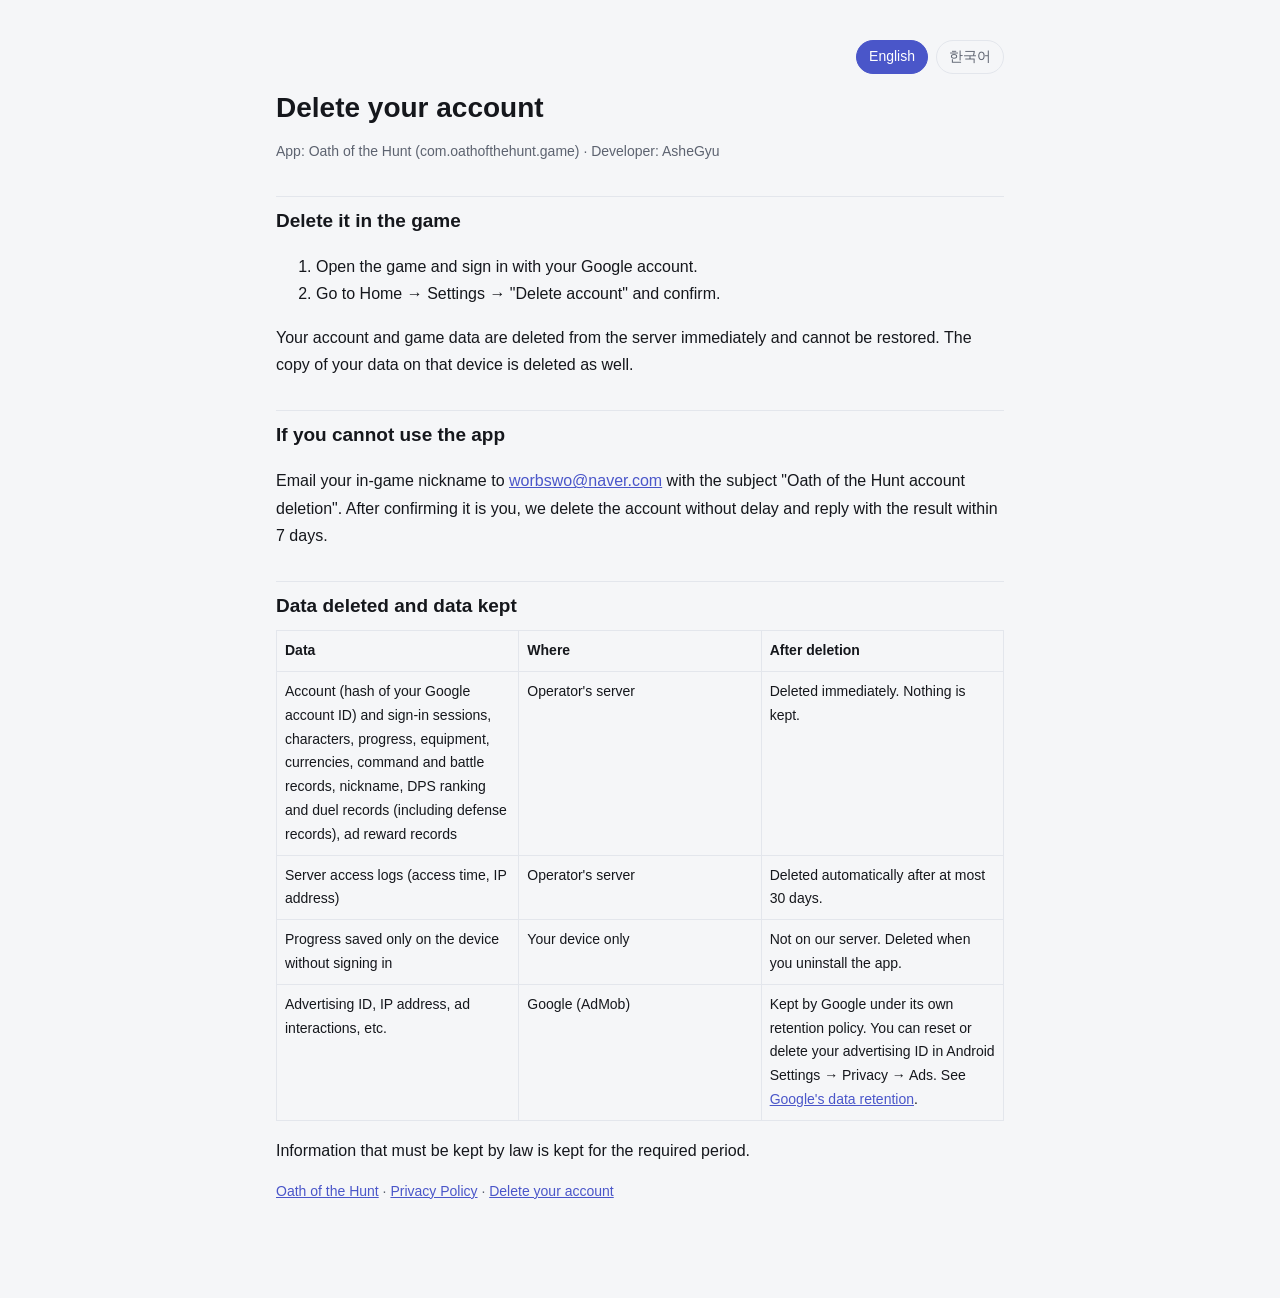
<file: oath-of-the-hunt/data-deletion.html>
<!doctype html>
<html lang="en">
<head>
<meta charset="utf-8">
<meta name="viewport" content="width=device-width, initial-scale=1">
<title>Delete your account · Oath of the Hunt</title>
<link rel="stylesheet" href="style.css?v=1">
</head>
<body>
<main>
  <nav class="lang"><a href="?lang=en" data-lang="en">English</a><a href="?lang=ko" data-lang="ko">한국어</a></nav>

  <section data-section="en" lang="en">
    <h1>Delete your account</h1>
    <p class="muted">App: Oath of the Hunt (com.oathofthehunt.game) · Developer: AsheGyu</p>
    <h2>Delete it in the game</h2>
    <ol>
      <li>Open the game and sign in with your Google account.</li>
      <li>Go to Home → Settings → &quot;Delete account&quot; and confirm.</li>
    </ol>
    <p>Your account and game data are deleted from the server immediately and cannot be restored. The copy of your data on that device is deleted as well.</p>
    <h2>If you cannot use the app</h2>
    <p>Email your in-game nickname to <a href="mailto:worbswo@naver.com?subject=Oath%20of%20the%20Hunt%20account%20deletion">worbswo@naver.com</a> with the subject &quot;Oath of the Hunt account deletion&quot;. After confirming it is you, we delete the account without delay and reply with the result within 7 days.</p>
    <h2>Data deleted and data kept</h2>
    <table>
      <tr><th>Data</th><th>Where</th><th>After deletion</th></tr>
      <tr><td>Account (hash of your Google account ID) and sign-in sessions, characters, progress, equipment, currencies, command and battle records, nickname, DPS ranking and duel records (including defense records), ad reward records</td><td>Operator&#x27;s server</td><td>Deleted immediately. Nothing is kept.</td></tr>
      <tr><td>Server access logs (access time, IP address)</td><td>Operator&#x27;s server</td><td>Deleted automatically after at most 30 days.</td></tr>
      <tr><td>Progress saved only on the device without signing in</td><td>Your device only</td><td>Not on our server. Deleted when you uninstall the app.</td></tr>
      <tr><td>Advertising ID, IP address, ad interactions, etc.</td><td>Google (AdMob)</td><td>Kept by Google under its own retention policy. You can reset or delete your advertising ID in Android Settings → Privacy → Ads. See <a href="https://policies.google.com/technologies/retention">Google&#x27;s data retention</a>.</td></tr>
    </table>
    <p>Information that must be kept by law is kept for the required period.</p>
    <p class="muted"><a href="index.html?lang=en">Oath of the Hunt</a> · <a href="privacy-policy.html?lang=en">Privacy Policy</a> · <a href="data-deletion.html?lang=en">Delete your account</a></p>
  </section>

  <section data-section="ko" lang="ko">
    <h1>계정 삭제 안내</h1>
    <p class="muted">앱: Oath of the Hunt (com.oathofthehunt.game) · 개발자: AsheGyu</p>
    <h2>게임 안에서 바로 삭제</h2>
    <ol>
      <li>게임을 열고 구글 계정으로 로그인합니다.</li>
      <li>홈 → 설정 → &#x27;계정 삭제&#x27;를 누르고 확인합니다.</li>
    </ol>
    <p>계정과 게임 기록이 서버에서 즉시 지워지며 되돌릴 수 없습니다. 그 기기에 남은 기록 사본도 함께 지워집니다.</p>
    <h2>앱을 쓸 수 없을 때</h2>
    <p>제목을 &quot;Oath of the Hunt 계정 삭제&quot;로 해서 <a href="mailto:worbswo@naver.com?subject=Oath%20of%20the%20Hunt%20%EA%B3%84%EC%A0%95%20%EC%82%AD%EC%A0%9C">worbswo@naver.com</a>으로 게임 닉네임을 보내 주세요. 본인 확인 뒤 지체 없이 삭제하고 7일 안에 결과를 알려 드립니다.</p>
    <h2>삭제되는 데이터와 보관되는 데이터</h2>
    <table>
      <tr><th>데이터</th><th>위치</th><th>삭제 후</th></tr>
      <tr><td>계정(구글 계정 고유 번호의 해시)·로그인 세션, 캐릭터·진행·장비·재화, 명령·전투 기록, 닉네임, DPS 순위·대전 기록(방어 기록 포함), 광고 보상 기록</td><td>운영자 서버</td><td>즉시 삭제. 보관하지 않음.</td></tr>
      <tr><td>서버 접속 기록(접속 시각·IP 주소)</td><td>운영자 서버</td><td>최대 30일 뒤 자동 삭제.</td></tr>
      <tr><td>로그인하지 않고 기기에만 저장한 기록</td><td>사용자 기기에만</td><td>서버에 없음. 앱을 삭제하면 함께 지워짐.</td></tr>
      <tr><td>광고 ID, IP 주소, 광고 이용 기록 등</td><td>Google (AdMob)</td><td>Google의 보관 정책에 따라 Google이 보관. Android 설정 → 개인정보 보호 → 광고에서 광고 ID를 재설정·삭제할 수 있음. <a href="https://policies.google.com/technologies/retention">Google 데이터 보관 안내</a> 참고.</td></tr>
    </table>
    <p>법령에 따라 보관해야 하는 정보는 그 기간 동안 보관합니다.</p>
    <p class="muted"><a href="index.html?lang=ko">Oath of the Hunt</a> · <a href="privacy-policy.html?lang=ko">개인정보처리방침</a> · <a href="data-deletion.html?lang=ko">계정 삭제 안내</a></p>
  </section>
</main>
<script>
(function () {
  // 오래된 브라우저·인앱 브라우저에서도 동작하도록 ES5 문법만 사용
  function pick() {
    var m = /[?&]lang=(ko|en)\b/.exec(location.search);
    if (m) return m[1];
    var nav = (navigator.languages && navigator.languages[0]) || navigator.language || navigator.userLanguage || "";
    return nav.toLowerCase().indexOf("ko") === 0 ? "ko" : "en";
  }
  function apply(l) {
    document.documentElement.setAttribute("lang", l);
    var secs = document.querySelectorAll("[data-section]");
    for (var i = 0; i < secs.length; i++) {
      var show = secs[i].getAttribute("data-section") === l;
      secs[i].style.display = show ? "" : "none";
      if (show) secs[i].removeAttribute("hidden"); else secs[i].setAttribute("hidden", "");
    }
    var links = document.querySelectorAll("nav.lang a");
    for (var j = 0; j < links.length; j++) {
      var on = links[j].getAttribute("data-lang") === l;
      links[j].className = on ? "active" : "";
      links[j].setAttribute("aria-current", on ? "true" : "false");
    }
  }
  var links = document.querySelectorAll("nav.lang a");
  for (var k = 0; k < links.length; k++) {
    links[k].onclick = function (e) {
      var l = this.getAttribute("data-lang");
      apply(l);
      try { history.replaceState(null, "", "?lang=" + l + location.hash); } catch (err) {}
      window.scrollTo(0, 0);
      if (e && e.preventDefault) e.preventDefault();
      return false;
    };
  }
  apply(pick());
})();
</script>
</body>
</html>
</file>
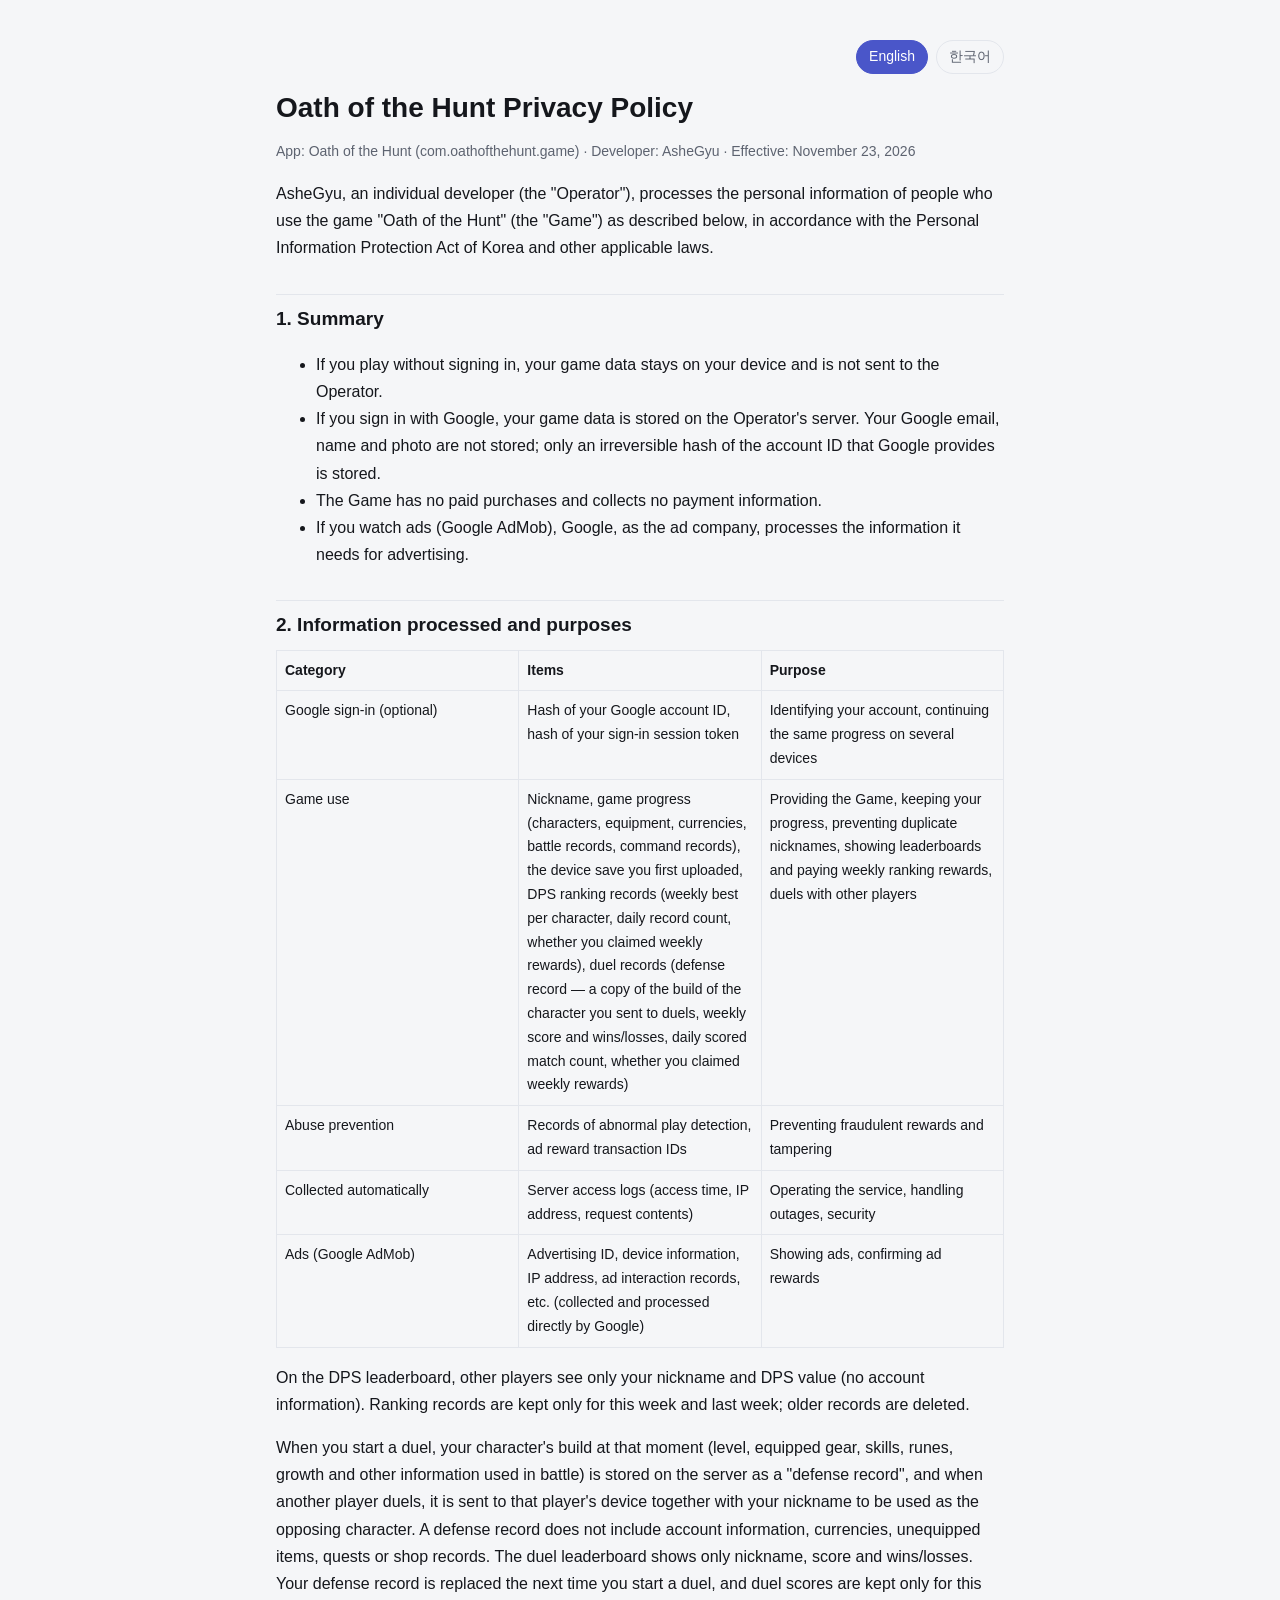
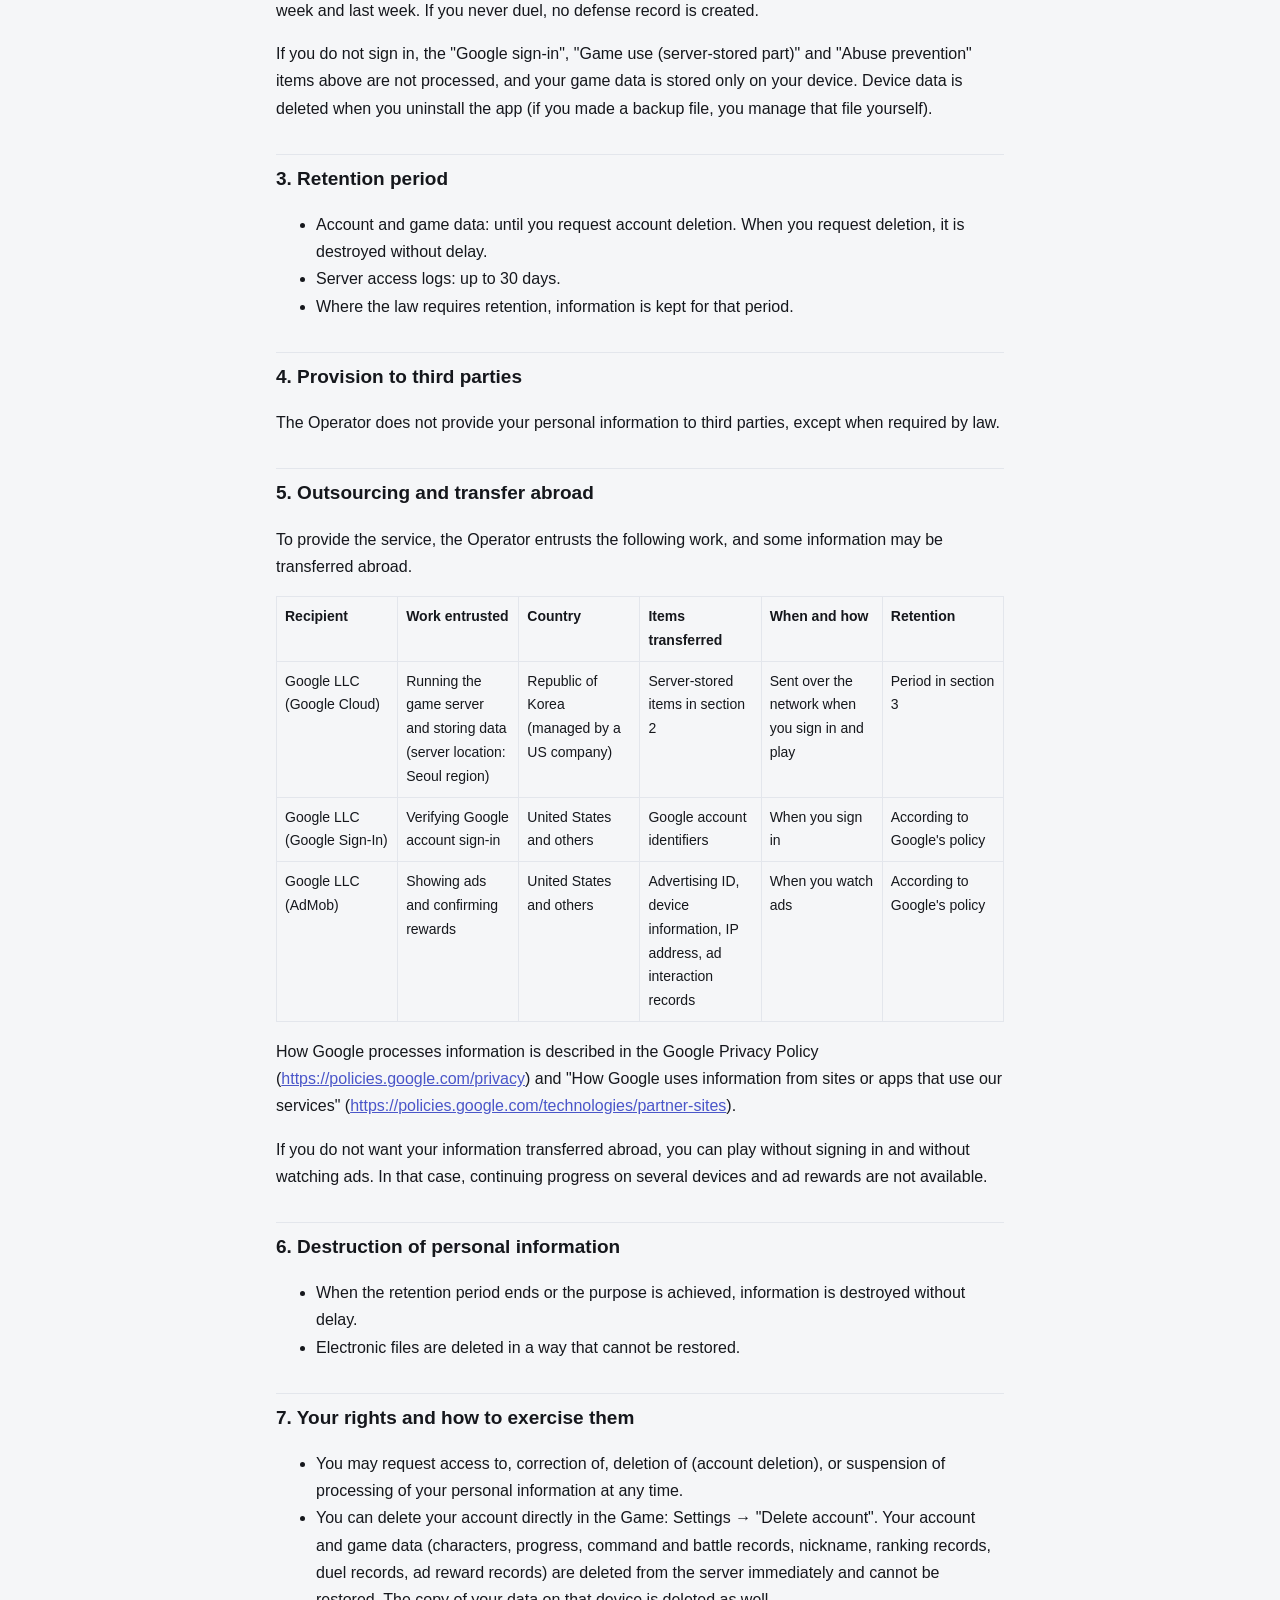
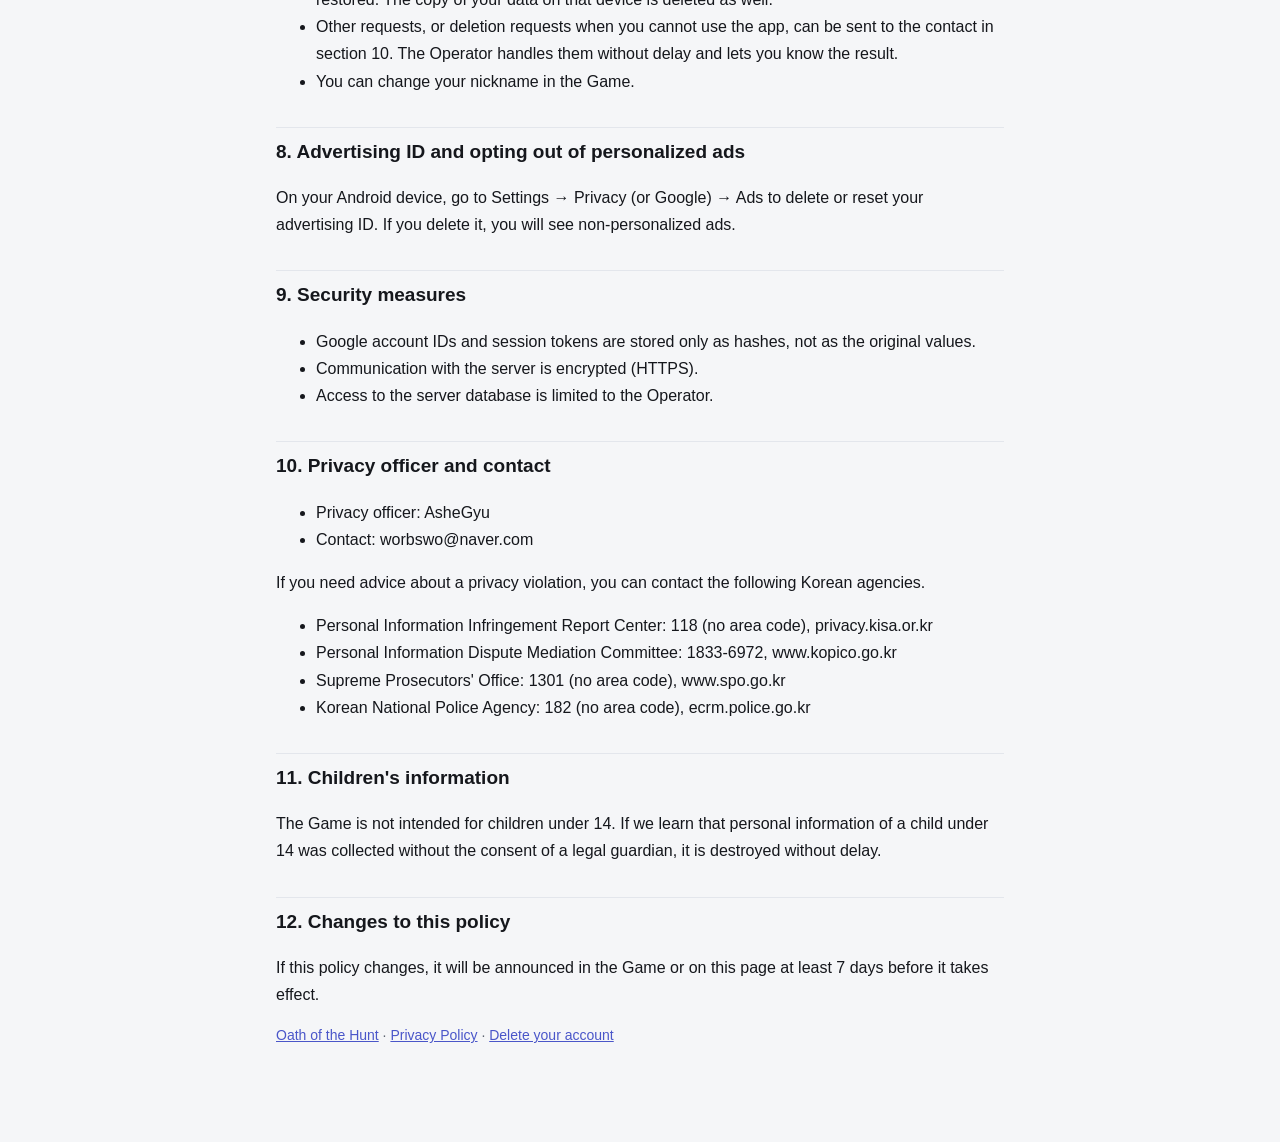
<file: oath-of-the-hunt/privacy-policy.html>
<!doctype html>
<html lang="en">
<head>
<meta charset="utf-8">
<meta name="viewport" content="width=device-width, initial-scale=1">
<title>Privacy Policy · Oath of the Hunt</title>
<link rel="stylesheet" href="style.css?v=1">
</head>
<body>
<main>
  <nav class="lang"><a href="?lang=en" data-lang="en">English</a><a href="?lang=ko" data-lang="ko">한국어</a></nav>

  <section data-section="en" lang="en">
    <h1>Oath of the Hunt Privacy Policy</h1>
    <p class="muted">App: Oath of the Hunt (com.oathofthehunt.game) · Developer: AsheGyu · Effective: November 23, 2026</p>
    <p>AsheGyu, an individual developer (the &quot;Operator&quot;), processes the personal information of people who use the game &quot;Oath of the Hunt&quot; (the &quot;Game&quot;) as described below, in accordance with the Personal Information Protection Act of Korea and other applicable laws.</p>
    <h2>1. Summary</h2>
    <ul>
      <li>If you play without signing in, your game data stays on your device and is not sent to the Operator.</li>
      <li>If you sign in with Google, your game data is stored on the Operator&#x27;s server. Your Google email, name and photo are not stored; only an irreversible hash of the account ID that Google provides is stored.</li>
      <li>The Game has no paid purchases and collects no payment information.</li>
      <li>If you watch ads (Google AdMob), Google, as the ad company, processes the information it needs for advertising.</li>
    </ul>
    <h2>2. Information processed and purposes</h2>
    <table>
      <tr><th>Category</th><th>Items</th><th>Purpose</th></tr>
      <tr><td>Google sign-in (optional)</td><td>Hash of your Google account ID, hash of your sign-in session token</td><td>Identifying your account, continuing the same progress on several devices</td></tr>
      <tr><td>Game use</td><td>Nickname, game progress (characters, equipment, currencies, battle records, command records), the device save you first uploaded, DPS ranking records (weekly best per character, daily record count, whether you claimed weekly rewards), duel records (defense record — a copy of the build of the character you sent to duels, weekly score and wins/losses, daily scored match count, whether you claimed weekly rewards)</td><td>Providing the Game, keeping your progress, preventing duplicate nicknames, showing leaderboards and paying weekly ranking rewards, duels with other players</td></tr>
      <tr><td>Abuse prevention</td><td>Records of abnormal play detection, ad reward transaction IDs</td><td>Preventing fraudulent rewards and tampering</td></tr>
      <tr><td>Collected automatically</td><td>Server access logs (access time, IP address, request contents)</td><td>Operating the service, handling outages, security</td></tr>
      <tr><td>Ads (Google AdMob)</td><td>Advertising ID, device information, IP address, ad interaction records, etc. (collected and processed directly by Google)</td><td>Showing ads, confirming ad rewards</td></tr>
    </table>
    <p>On the DPS leaderboard, other players see only your nickname and DPS value (no account information). Ranking records are kept only for this week and last week; older records are deleted.</p>
    <p>When you start a duel, your character&#x27;s build at that moment (level, equipped gear, skills, runes, growth and other information used in battle) is stored on the server as a &quot;defense record&quot;, and when another player duels, it is sent to that player&#x27;s device together with your nickname to be used as the opposing character. A defense record does not include account information, currencies, unequipped items, quests or shop records. The duel leaderboard shows only nickname, score and wins/losses. Your defense record is replaced the next time you start a duel, and duel scores are kept only for this week and last week. If you never duel, no defense record is created.</p>
    <p>If you do not sign in, the &quot;Google sign-in&quot;, &quot;Game use (server-stored part)&quot; and &quot;Abuse prevention&quot; items above are not processed, and your game data is stored only on your device. Device data is deleted when you uninstall the app (if you made a backup file, you manage that file yourself).</p>
    <h2>3. Retention period</h2>
    <ul>
      <li>Account and game data: until you request account deletion. When you request deletion, it is destroyed without delay.</li>
      <li>Server access logs: up to 30 days.</li>
      <li>Where the law requires retention, information is kept for that period.</li>
    </ul>
    <h2>4. Provision to third parties</h2>
    <p>The Operator does not provide your personal information to third parties, except when required by law.</p>
    <h2>5. Outsourcing and transfer abroad</h2>
    <p>To provide the service, the Operator entrusts the following work, and some information may be transferred abroad.</p>
    <table>
      <tr><th>Recipient</th><th>Work entrusted</th><th>Country</th><th>Items transferred</th><th>When and how</th><th>Retention</th></tr>
      <tr><td>Google LLC (Google Cloud)</td><td>Running the game server and storing data (server location: Seoul region)</td><td>Republic of Korea (managed by a US company)</td><td>Server-stored items in section 2</td><td>Sent over the network when you sign in and play</td><td>Period in section 3</td></tr>
      <tr><td>Google LLC (Google Sign-In)</td><td>Verifying Google account sign-in</td><td>United States and others</td><td>Google account identifiers</td><td>When you sign in</td><td>According to Google&#x27;s policy</td></tr>
      <tr><td>Google LLC (AdMob)</td><td>Showing ads and confirming rewards</td><td>United States and others</td><td>Advertising ID, device information, IP address, ad interaction records</td><td>When you watch ads</td><td>According to Google&#x27;s policy</td></tr>
    </table>
    <p>How Google processes information is described in the Google Privacy Policy (<a href="https://policies.google.com/privacy">https://policies.google.com/privacy</a>) and &quot;How Google uses information from sites or apps that use our services&quot; (<a href="https://policies.google.com/technologies/partner-sites">https://policies.google.com/technologies/partner-sites</a>).</p>
    <p>If you do not want your information transferred abroad, you can play without signing in and without watching ads. In that case, continuing progress on several devices and ad rewards are not available.</p>
    <h2>6. Destruction of personal information</h2>
    <ul>
      <li>When the retention period ends or the purpose is achieved, information is destroyed without delay.</li>
      <li>Electronic files are deleted in a way that cannot be restored.</li>
    </ul>
    <h2>7. Your rights and how to exercise them</h2>
    <ul>
      <li>You may request access to, correction of, deletion of (account deletion), or suspension of processing of your personal information at any time.</li>
      <li>You can delete your account directly in the Game: Settings → &quot;Delete account&quot;. Your account and game data (characters, progress, command and battle records, nickname, ranking records, duel records, ad reward records) are deleted from the server immediately and cannot be restored. The copy of your data on that device is deleted as well.</li>
      <li>Other requests, or deletion requests when you cannot use the app, can be sent to the contact in section 10. The Operator handles them without delay and lets you know the result.</li>
      <li>You can change your nickname in the Game.</li>
    </ul>
    <h2>8. Advertising ID and opting out of personalized ads</h2>
    <p>On your Android device, go to Settings → Privacy (or Google) → Ads to delete or reset your advertising ID. If you delete it, you will see non-personalized ads.</p>
    <h2>9. Security measures</h2>
    <ul>
      <li>Google account IDs and session tokens are stored only as hashes, not as the original values.</li>
      <li>Communication with the server is encrypted (HTTPS).</li>
      <li>Access to the server database is limited to the Operator.</li>
    </ul>
    <h2>10. Privacy officer and contact</h2>
    <ul>
      <li>Privacy officer: AsheGyu</li>
      <li>Contact: worbswo@naver.com</li>
    </ul>
    <p>If you need advice about a privacy violation, you can contact the following Korean agencies.</p>
    <ul>
      <li>Personal Information Infringement Report Center: 118 (no area code), privacy.kisa.or.kr</li>
      <li>Personal Information Dispute Mediation Committee: 1833-6972, www.kopico.go.kr</li>
      <li>Supreme Prosecutors&#x27; Office: 1301 (no area code), www.spo.go.kr</li>
      <li>Korean National Police Agency: 182 (no area code), ecrm.police.go.kr</li>
    </ul>
    <h2>11. Children&#x27;s information</h2>
    <p>The Game is not intended for children under 14. If we learn that personal information of a child under 14 was collected without the consent of a legal guardian, it is destroyed without delay.</p>
    <h2>12. Changes to this policy</h2>
    <p>If this policy changes, it will be announced in the Game or on this page at least 7 days before it takes effect.</p>
    <p class="muted"><a href="index.html?lang=en">Oath of the Hunt</a> · <a href="privacy-policy.html?lang=en">Privacy Policy</a> · <a href="data-deletion.html?lang=en">Delete your account</a></p>
  </section>

  <section data-section="ko" lang="ko">
    <h1>Oath of the Hunt 개인정보처리방침</h1>
    <p class="muted">앱: Oath of the Hunt (com.oathofthehunt.game) · 개발자: AsheGyu · 시행일: 2026년 11월 23일</p>
    <p>AsheGyu(개인 개발자, 이하 &quot;운영자&quot;)은 「개인정보 보호법」 등 관련 법령을 지키며, 게임 &quot;Oath of the Hunt&quot;(이하 &quot;게임&quot;)를 이용하는 분의 개인정보를 다음과 같이 처리합니다.</p>
    <h2>1. 한눈에 보기</h2>
    <ul>
      <li>로그인하지 않고 혼자 플레이하면 게임 기록은 기기 안에만 저장되고 운영자에게 보내지 않습니다.</li>
      <li>구글 계정으로 로그인하면 게임 기록을 서버에 저장합니다. 이때 구글 계정의 이메일·이름·사진은 서버에 저장하지 않고, 구글이 준 계정 고유 번호를 되돌릴 수 없게 바꾼 값(해시)만 저장합니다.</li>
      <li>게임에는 유료 결제가 없으며 결제 정보를 받지 않습니다.</li>
      <li>광고(구글 AdMob)를 보면 광고 회사인 구글이 광고에 필요한 정보를 처리합니다.</li>
    </ul>
    <h2>2. 처리하는 개인정보 항목과 목적</h2>
    <table>
      <tr><th>구분</th><th>항목</th><th>목적</th></tr>
      <tr><td>구글 로그인(선택)</td><td>구글 계정 고유 번호를 해시로 바꾼 값, 로그인 세션 토큰의 해시</td><td>계정 확인, 여러 기기에서 같은 기록 이어 하기</td></tr>
      <tr><td>게임 이용</td><td>닉네임, 게임 진행 기록(캐릭터·장비·재화·전투 기록·명령 기록), 처음 올린 기기 기록, DPS 순위 기록(캐릭터별 주간 최고 측정값·하루 기록 횟수·주간 보상 수령 여부), 대전 기록(방어 기록 — 대전에 나간 캐릭터의 구성 사본, 주간 점수·승패, 하루 점수 판 횟수, 주간 보상 수령 여부)</td><td>게임 제공, 기록 보관, 닉네임 중복 방지, 순위판 표시와 주간 순위 보상 지급, 다른 이용자와의 대전</td></tr>
      <tr><td>부정 이용 방지</td><td>비정상 플레이 탐지 기록, 광고 보상 거래 번호</td><td>부정 보상·조작 방지</td></tr>
      <tr><td>자동 수집</td><td>서버 접속 기록(접속 시각, IP 주소, 요청 내용)</td><td>서비스 운영, 장애 대응, 보안</td></tr>
      <tr><td>광고(구글 AdMob)</td><td>광고 ID, 기기 정보, IP 주소, 광고 이용 기록 등(구글이 직접 수집·처리)</td><td>광고 표시, 광고 보상 지급 확인</td></tr>
    </table>
    <p>DPS 순위판에는 닉네임과 DPS 측정값만 다른 이용자에게 보입니다(계정 정보는 보이지 않습니다). 순위 기록은 이번 주와 지난주 것만 보관하고 그보다 오래된 기록은 지웁니다.</p>
    <p>대전을 시작하면 그때의 캐릭터 구성(레벨·착용 장비·스킬·룬·성장 등 싸움에 쓰는 정보)이 &#x27;방어 기록&#x27;으로 서버에 저장되고, 다른 이용자가 대전을 할 때 닉네임과 함께 그 이용자의 기기로 전송되어 상대 캐릭터로 쓰입니다. 방어 기록에는 계정 정보·재화·착용하지 않은 장비·임무·상점 기록이 들어가지 않습니다. 대전 순위판에는 닉네임·점수·승패만 보입니다. 방어 기록은 다음 대전을 시작할 때 새 것으로 바뀌고, 대전 점수는 이번 주와 지난주 것만 보관합니다. 대전을 하지 않으면 방어 기록은 만들어지지 않습니다.</p>
    <p>로그인하지 않은 경우 위 표의 &quot;구글 로그인&quot;, &quot;게임 이용(서버 저장분)&quot;, &quot;부정 이용 방지&quot; 항목은 처리하지 않으며, 게임 기록은 기기에만 저장됩니다. 기기 기록은 앱을 지우면 함께 지워집니다(백업 파일을 만든 경우 그 파일은 이용자가 직접 관리합니다).</p>
    <h2>3. 보유 및 이용 기간</h2>
    <ul>
      <li>계정과 게임 기록: 계정 삭제를 요청할 때까지. 삭제를 요청하면 지체 없이 파기합니다.</li>
      <li>서버 접속 기록: 최대 30일.</li>
      <li>법령에 따라 보관해야 하는 경우에는 그 기간 동안 보관합니다.</li>
    </ul>
    <h2>4. 개인정보의 제3자 제공</h2>
    <p>운영자는 이용자의 개인정보를 제3자에게 제공하지 않습니다. 다만 법령에 따른 요청이 있는 경우는 예외로 합니다.</p>
    <h2>5. 처리 위탁과 국외 이전</h2>
    <p>운영자는 서비스 제공을 위해 아래와 같이 업무를 맡기며, 일부 정보가 국외로 이전될 수 있습니다.</p>
    <table>
      <tr><th>받는 자</th><th>맡기는 업무</th><th>이전 국가</th><th>이전 항목</th><th>이전 시기·방법</th><th>보유 기간</th></tr>
      <tr><td>Google LLC (Google Cloud)</td><td>게임 서버 운영·데이터 보관(서버 위치: 서울 리전)</td><td>대한민국(관리 주체는 미국 법인)</td><td>2절의 서버 저장 항목</td><td>로그인·게임 이용 시 네트워크로 전송</td><td>3절의 기간</td></tr>
      <tr><td>Google LLC (Google 로그인)</td><td>구글 계정 로그인 확인</td><td>미국 등</td><td>구글 계정 식별 정보</td><td>로그인할 때</td><td>구글 정책에 따름</td></tr>
      <tr><td>Google LLC (AdMob)</td><td>광고 표시와 보상 확인</td><td>미국 등</td><td>광고 ID, 기기 정보, IP 주소, 광고 이용 기록</td><td>광고를 볼 때</td><td>구글 정책에 따름</td></tr>
    </table>
    <p>구글이 정보를 처리하는 방식은 구글 개인정보처리방침(<a href="https://policies.google.com/privacy">https://policies.google.com/privacy</a>)과 &quot;구글이 파트너 사이트·앱의 정보를 사용하는 방식&quot;(<a href="https://policies.google.com/technologies/partner-sites">https://policies.google.com/technologies/partner-sites</a>)을 따릅니다.</p>
    <p>이용자는 국외 이전을 원하지 않으면 로그인과 광고 시청을 하지 않고 게임을 이용할 수 있습니다. 이 경우 여러 기기에서 기록 이어 하기와 광고 보상은 이용할 수 없습니다.</p>
    <h2>6. 개인정보의 파기</h2>
    <ul>
      <li>보유 기간이 끝나거나 처리 목적을 이루면 지체 없이 파기합니다.</li>
      <li>전자 파일은 되살릴 수 없는 방법으로 지웁니다.</li>
    </ul>
    <h2>7. 이용자의 권리와 행사 방법</h2>
    <ul>
      <li>이용자는 언제든지 자신의 개인정보 열람, 정정, 삭제(계정 삭제), 처리 정지를 요청할 수 있습니다.</li>
      <li>계정 삭제는 게임 안 설정 → &#x27;계정 삭제&#x27;에서 바로 할 수 있습니다. 계정과 게임 기록(캐릭터·진행·명령·전투 기록·닉네임·순위 기록·대전 기록·광고 보상 기록)이 서버에서 즉시 지워지고 되돌릴 수 없습니다. 이 기기에 남은 기록 사본도 함께 지워집니다.</li>
      <li>그 밖의 요청이나 앱을 쓸 수 없는 경우의 삭제 요청은 아래 10절의 연락처로 할 수 있으며, 운영자는 지체 없이 처리하고 결과를 알려 드립니다.</li>
      <li>닉네임은 게임 안에서 바꿀 수 있습니다.</li>
    </ul>
    <h2>8. 광고 ID와 맞춤 광고 거부</h2>
    <p>안드로이드 기기의 설정 → 개인정보 보호(또는 Google) → 광고에서 광고 ID를 삭제하거나 재설정할 수 있습니다. 광고 ID를 삭제하면 맞춤형 광고가 아닌 광고가 표시됩니다.</p>
    <h2>9. 개인정보의 안전성 확보 조치</h2>
    <ul>
      <li>구글 계정 고유 번호와 세션 토큰은 원래 값이 아닌 해시로만 저장합니다.</li>
      <li>서버와의 통신은 암호화(HTTPS)합니다.</li>
      <li>서버 데이터베이스는 접근 권한을 운영자로 제한합니다.</li>
    </ul>
    <h2>10. 개인정보 보호책임자와 연락처</h2>
    <ul>
      <li>개인정보 보호책임자: AsheGyu</li>
      <li>연락처: worbswo@naver.com</li>
    </ul>
    <p>개인정보 침해에 대한 상담이 필요하면 아래 기관에 문의할 수 있습니다.</p>
    <ul>
      <li>개인정보침해신고센터: (국번 없이) 118, privacy.kisa.or.kr</li>
      <li>개인정보분쟁조정위원회: 1833-6972, www.kopico.go.kr</li>
      <li>대검찰청: (국번 없이) 1301, www.spo.go.kr</li>
      <li>경찰청: (국번 없이) 182, ecrm.police.go.kr</li>
    </ul>
    <h2>11. 아동의 개인정보</h2>
    <p>게임은 만 14세 미만 아동을 대상으로 하지 않습니다. 만 14세 미만 아동의 개인정보가 법정대리인 동의 없이 수집된 것을 알게 되면 지체 없이 파기합니다.</p>
    <h2>12. 방침의 변경</h2>
    <p>이 방침을 바꾸면 시행 7일 전부터 게임 안 공지 또는 이 페이지로 알립니다.</p>
    <p class="muted"><a href="index.html?lang=ko">Oath of the Hunt</a> · <a href="privacy-policy.html?lang=ko">개인정보처리방침</a> · <a href="data-deletion.html?lang=ko">계정 삭제 안내</a></p>
  </section>
</main>
<script>
(function () {
  // 오래된 브라우저·인앱 브라우저에서도 동작하도록 ES5 문법만 사용
  function pick() {
    var m = /[?&]lang=(ko|en)\b/.exec(location.search);
    if (m) return m[1];
    var nav = (navigator.languages && navigator.languages[0]) || navigator.language || navigator.userLanguage || "";
    return nav.toLowerCase().indexOf("ko") === 0 ? "ko" : "en";
  }
  function apply(l) {
    document.documentElement.setAttribute("lang", l);
    var secs = document.querySelectorAll("[data-section]");
    for (var i = 0; i < secs.length; i++) {
      var show = secs[i].getAttribute("data-section") === l;
      secs[i].style.display = show ? "" : "none";
      if (show) secs[i].removeAttribute("hidden"); else secs[i].setAttribute("hidden", "");
    }
    var links = document.querySelectorAll("nav.lang a");
    for (var j = 0; j < links.length; j++) {
      var on = links[j].getAttribute("data-lang") === l;
      links[j].className = on ? "active" : "";
      links[j].setAttribute("aria-current", on ? "true" : "false");
    }
  }
  var links = document.querySelectorAll("nav.lang a");
  for (var k = 0; k < links.length; k++) {
    links[k].onclick = function (e) {
      var l = this.getAttribute("data-lang");
      apply(l);
      try { history.replaceState(null, "", "?lang=" + l + location.hash); } catch (err) {}
      window.scrollTo(0, 0);
      if (e && e.preventDefault) e.preventDefault();
      return false;
    };
  }
  apply(pick());
})();
</script>
</body>
</html>
</file>
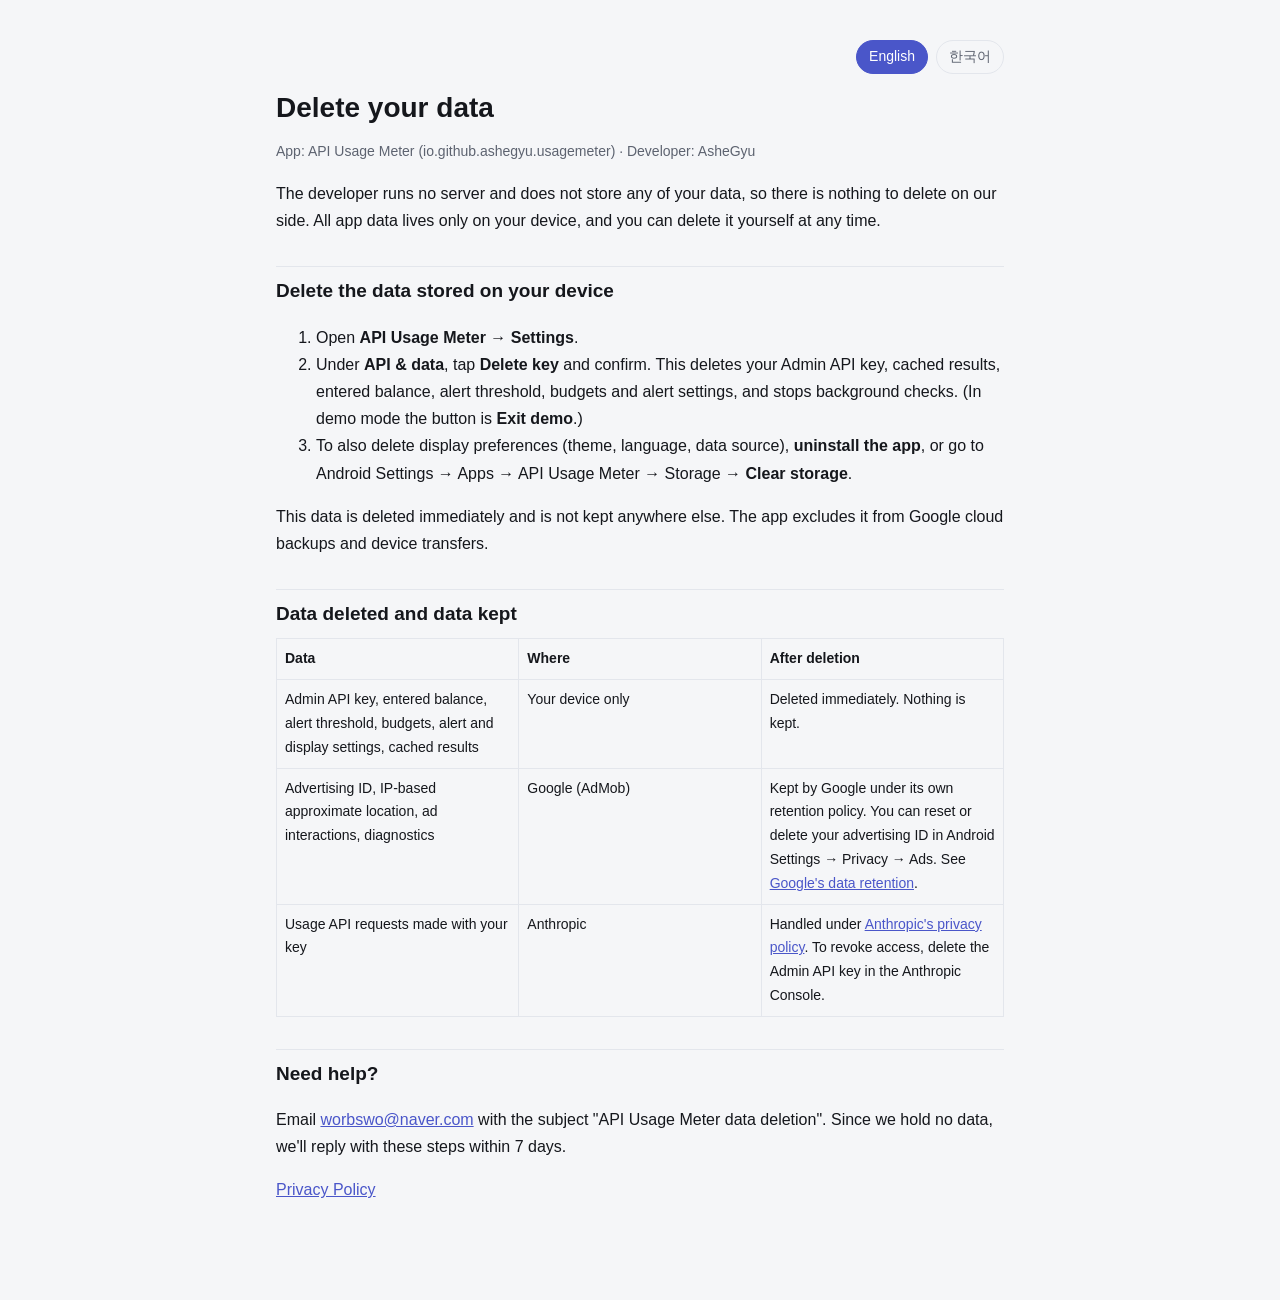
<file: usage-meter/data-deletion.html>
<!doctype html>
<html lang="en">
<head>
<meta charset="utf-8">
<meta name="viewport" content="width=device-width, initial-scale=1">
<title>Delete your data · API Usage Meter</title>
<link rel="stylesheet" href="style.css?v=3">
</head>
<body>
<main>
  <nav class="lang"><a href="?lang=en" data-lang="en">English</a><a href="?lang=ko" data-lang="ko">한국어</a></nav>

  <section data-section="en" lang="en">
    <h1>Delete your data</h1>
    <p class="muted">App: API Usage Meter (io.github.ashegyu.usagemeter) · Developer: AsheGyu</p>

    <p>The developer runs no server and does not store any of your data, so there is nothing to delete on our side. All app data lives only on your device, and you can delete it yourself at any time.</p>

    <h2>Delete the data stored on your device</h2>
    <ol>
      <li>Open <strong>API Usage Meter</strong> → <strong>Settings</strong>.</li>
      <li>Under <strong>API &amp; data</strong>, tap <strong>Delete key</strong> and confirm. This deletes your Admin API key, cached results, entered balance, alert threshold, budgets and alert settings, and stops background checks. (In demo mode the button is <strong>Exit demo</strong>.)</li>
      <li>To also delete display preferences (theme, language, data source), <strong>uninstall the app</strong>, or go to Android Settings → Apps → API Usage Meter → Storage → <strong>Clear storage</strong>.</li>
    </ol>
    <p>This data is deleted immediately and is not kept anywhere else. The app excludes it from Google cloud backups and device transfers.</p>

    <h2>Data deleted and data kept</h2>
    <table>
      <tr><th>Data</th><th>Where</th><th>After deletion</th></tr>
      <tr><td>Admin API key, entered balance, alert threshold, budgets, alert and display settings, cached results</td><td>Your device only</td><td>Deleted immediately. Nothing is kept.</td></tr>
      <tr><td>Advertising ID, IP-based approximate location, ad interactions, diagnostics</td><td>Google (AdMob)</td><td>Kept by Google under its own retention policy. You can reset or delete your advertising ID in Android Settings → Privacy → Ads. See <a href="https://policies.google.com/technologies/retention">Google's data retention</a>.</td></tr>
      <tr><td>Usage API requests made with your key</td><td>Anthropic</td><td>Handled under <a href="https://www.anthropic.com/legal/privacy">Anthropic's privacy policy</a>. To revoke access, delete the Admin API key in the Anthropic Console.</td></tr>
    </table>

    <h2>Need help?</h2>
    <p>Email <a href="mailto:worbswo@naver.com?subject=API%20Usage%20Meter%20data%20deletion">worbswo@naver.com</a> with the subject "API Usage Meter data deletion". Since we hold no data, we'll reply with these steps within 7 days.</p>
    <p><a href="privacy-policy.html?lang=en">Privacy Policy</a></p>
  </section>

  <section data-section="ko" lang="ko">
    <h1>데이터 삭제 안내</h1>
    <p class="muted">앱: API 사용량 미터 (io.github.ashegyu.usagemeter) · 개발자: AsheGyu</p>

    <p>개발자는 서버를 운영하지 않으며 사용자의 데이터를 보관하지 않습니다. 그래서 개발자 쪽에서 지울 데이터는 없습니다. 앱 데이터는 모두 사용자의 기기 안에만 있고, 언제든 직접 삭제할 수 있습니다.</p>

    <h2>기기에 저장된 데이터 삭제</h2>
    <ol>
      <li><strong>API 사용량 미터</strong> 앱 → <strong>설정</strong>을 엽니다.</li>
      <li><strong>API 및 데이터</strong>에서 <strong>키 삭제</strong>를 누르고 확인합니다. Admin API 키, 캐시된 조회 결과, 입력한 잔액, 알림 기준, 예산, 알림 설정이 지워지고 백그라운드 확인이 멈춥니다. (데모 모드에서는 버튼이 <strong>데모 종료</strong>입니다.)</li>
      <li>화면 설정(테마, 언어, 데이터 소스)까지 지우려면 <strong>앱을 삭제</strong>하거나, Android 설정 → 애플리케이션 → API 사용량 미터 → 저장공간 → <strong>데이터 삭제</strong>를 누릅니다.</li>
    </ol>
    <p>이 데이터는 즉시 삭제되며 다른 곳에 남지 않습니다. 앱은 이 데이터를 Google 클라우드 백업과 기기 간 이전에서 제외합니다.</p>

    <h2>삭제되는 데이터와 보관되는 데이터</h2>
    <table>
      <tr><th>데이터</th><th>위치</th><th>삭제 후</th></tr>
      <tr><td>Admin API 키, 입력한 잔액, 알림 기준, 예산, 알림·화면 설정, 캐시된 조회 결과</td><td>사용자 기기에만</td><td>즉시 삭제. 보관하지 않음.</td></tr>
      <tr><td>광고 ID, IP 기반 대략적 위치, 광고 상호작용, 진단 정보</td><td>Google (AdMob)</td><td>Google의 보관 정책에 따라 Google이 보관. Android 설정 → 개인정보 보호 → 광고에서 광고 ID를 재설정·삭제할 수 있음. <a href="https://policies.google.com/technologies/retention">Google 데이터 보관 안내</a> 참고.</td></tr>
      <tr><td>키로 보낸 사용량 조회 요청</td><td>Anthropic</td><td><a href="https://www.anthropic.com/legal/privacy">Anthropic 개인정보처리방침</a>에 따라 처리. 접근을 끊으려면 Anthropic Console에서 Admin API 키를 삭제.</td></tr>
    </table>

    <h2>도움이 필요하면</h2>
    <p>제목을 "API 사용량 미터 데이터 삭제"로 해서 <a href="mailto:worbswo@naver.com?subject=API%20%EC%82%AC%EC%9A%A9%EB%9F%89%20%EB%AF%B8%ED%84%B0%20%EB%8D%B0%EC%9D%B4%ED%84%B0%20%EC%82%AD%EC%A0%9C">worbswo@naver.com</a>으로 보내 주세요. 보관 중인 데이터가 없으므로 7일 안에 위 삭제 방법을 안내해 드립니다.</p>
    <p><a href="privacy-policy.html?lang=ko">개인정보처리방침</a></p>
  </section>
</main>
<script>
(function () {
  // 오래된 브라우저·인앱 브라우저에서도 동작하도록 ES5 문법만 사용
  function pick() {
    var m = /[?&]lang=(ko|en)\b/.exec(location.search);
    if (m) return m[1];
    var nav = (navigator.languages && navigator.languages[0]) || navigator.language || navigator.userLanguage || "";
    return nav.toLowerCase().indexOf("ko") === 0 ? "ko" : "en";
  }
  function apply(l) {
    document.documentElement.setAttribute("lang", l);
    var secs = document.querySelectorAll("[data-section]");
    for (var i = 0; i < secs.length; i++) {
      var show = secs[i].getAttribute("data-section") === l;
      secs[i].style.display = show ? "" : "none";
      if (show) secs[i].removeAttribute("hidden"); else secs[i].setAttribute("hidden", "");
    }
    var links = document.querySelectorAll("nav.lang a");
    for (var j = 0; j < links.length; j++) {
      var on = links[j].getAttribute("data-lang") === l;
      links[j].className = on ? "active" : "";
      links[j].setAttribute("aria-current", on ? "true" : "false");
    }
  }
  var links = document.querySelectorAll("nav.lang a");
  for (var k = 0; k < links.length; k++) {
    links[k].onclick = function (e) {
      var l = this.getAttribute("data-lang");
      apply(l);
      try { history.replaceState(null, "", "?lang=" + l + location.hash); } catch (err) {}
      window.scrollTo(0, 0);
      if (e && e.preventDefault) e.preventDefault();
      return false;
    };
  }
  apply(pick());
})();
</script>
</body>
</html>
</file>
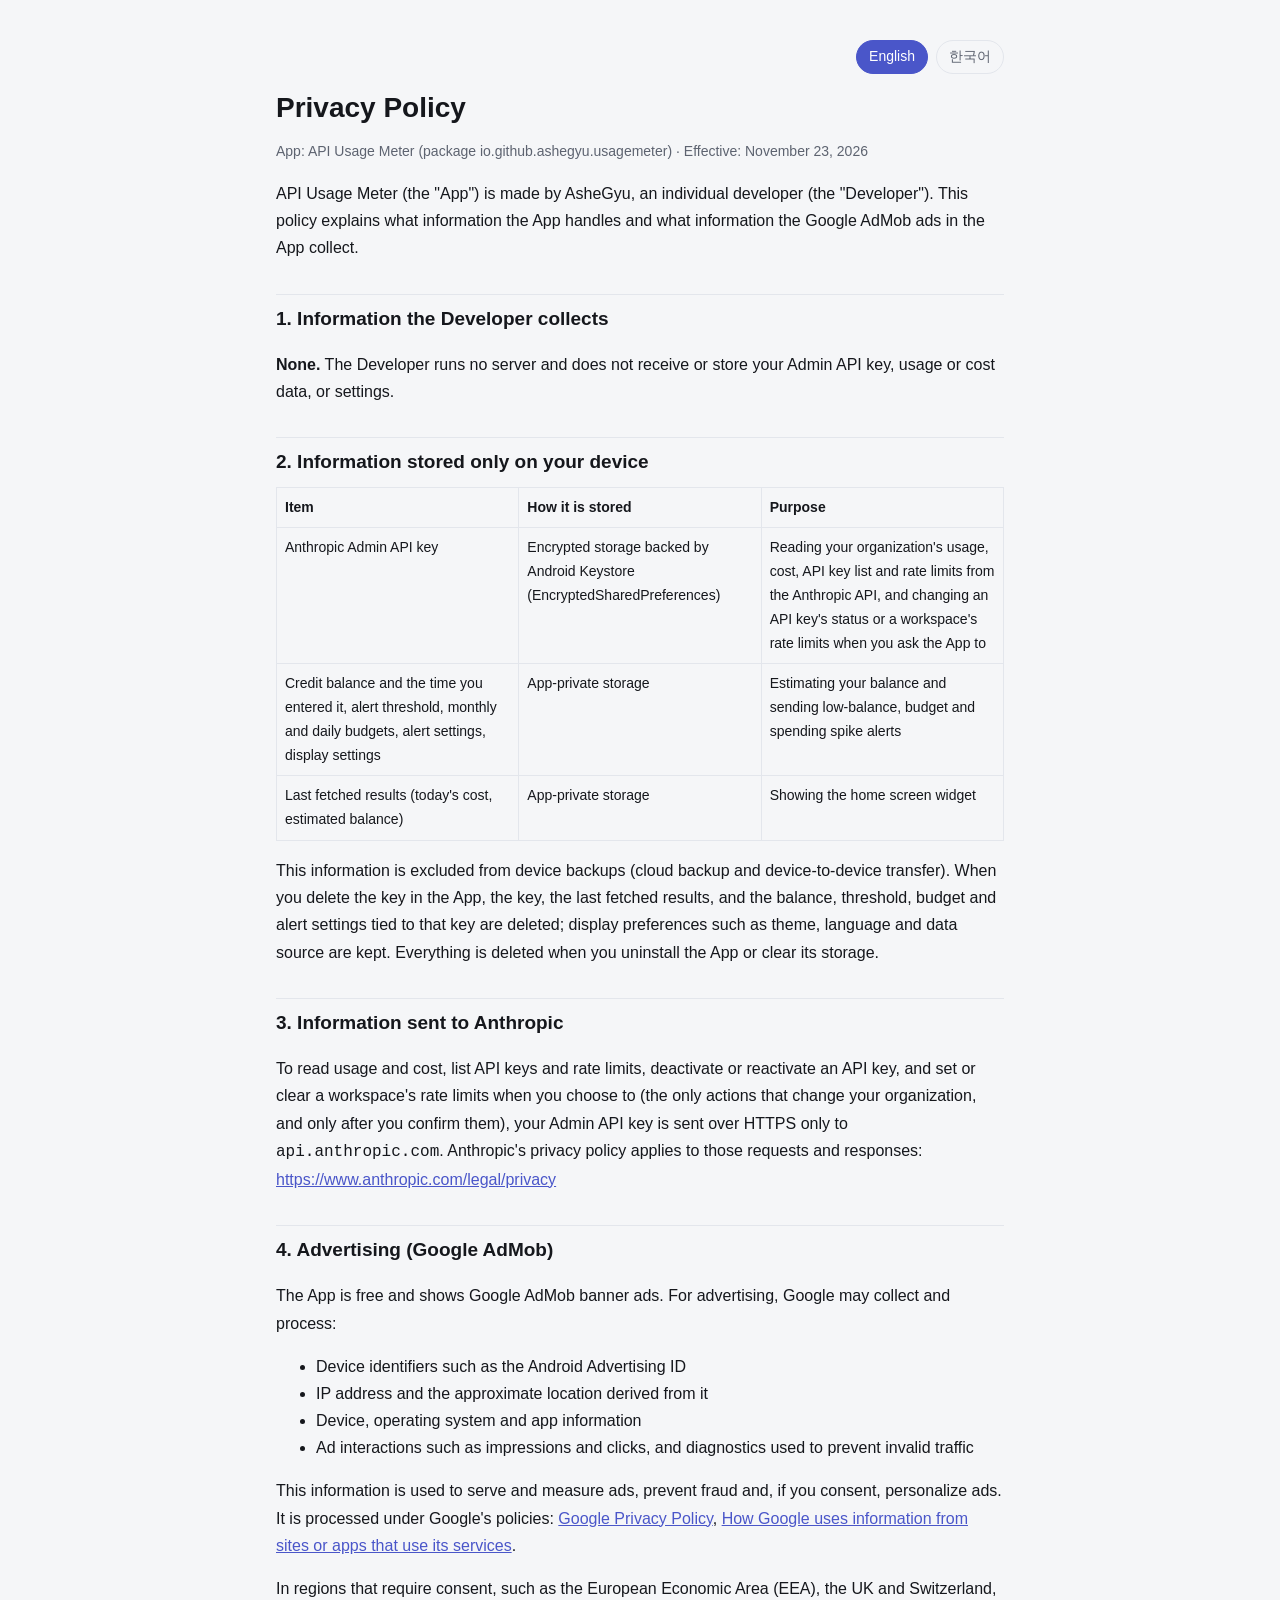
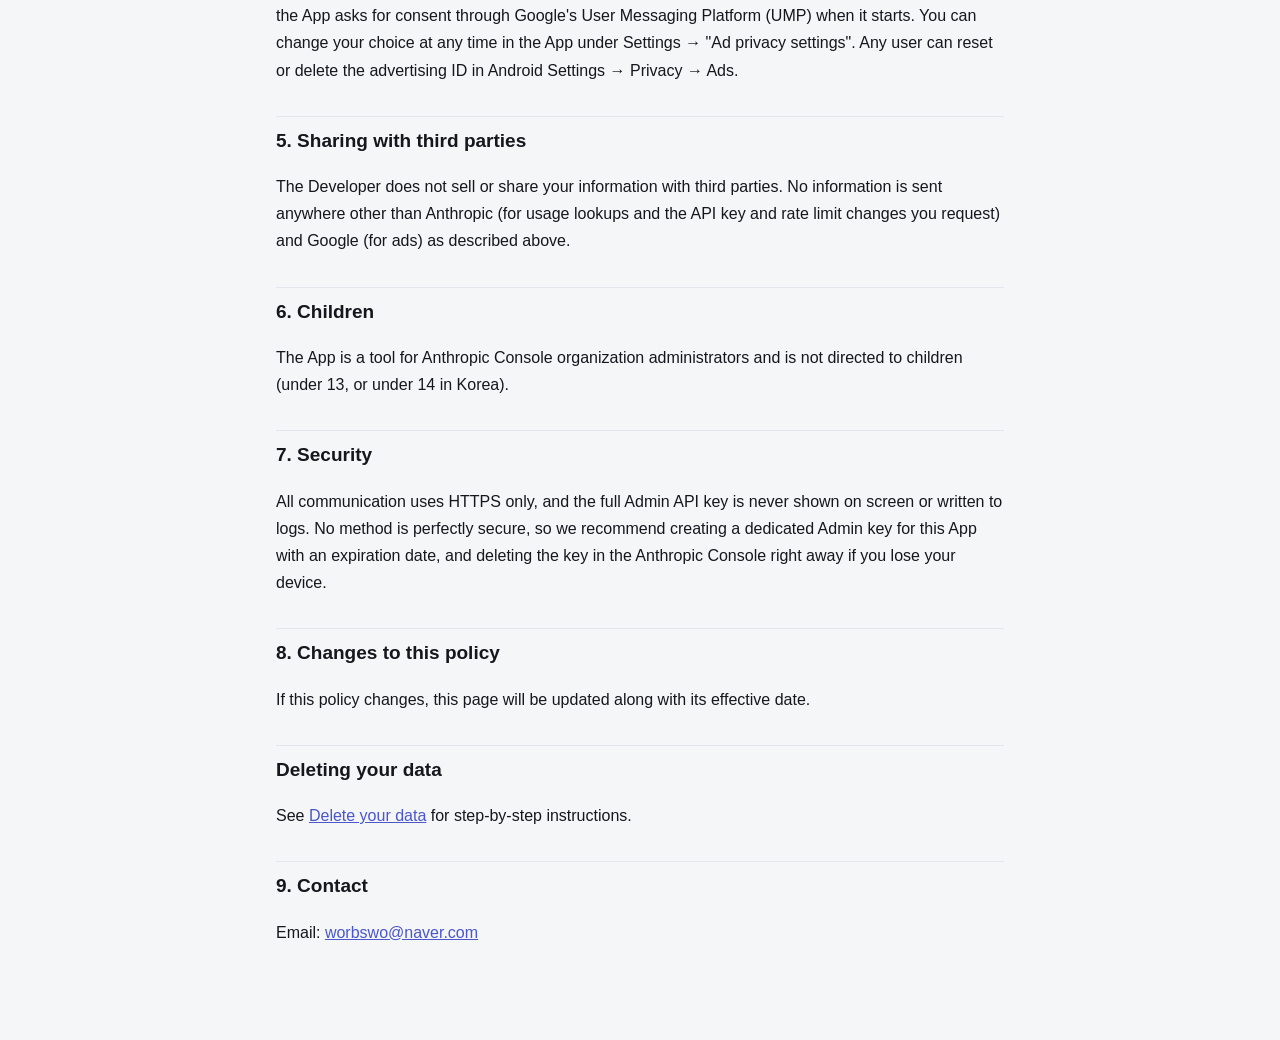
<file: usage-meter/privacy-policy.html>
<!doctype html>
<html lang="en">
<head>
<meta charset="utf-8">
<meta name="viewport" content="width=device-width, initial-scale=1">
<title>Privacy Policy · API Usage Meter</title>
<link rel="stylesheet" href="style.css?v=3">
</head>
<body>
<main>
  <nav class="lang"><a href="?lang=en" data-lang="en">English</a><a href="?lang=ko" data-lang="ko">한국어</a></nav>

  <section data-section="en" lang="en">
    <h1>Privacy Policy</h1>
    <p class="muted">App: API Usage Meter (package io.github.ashegyu.usagemeter) · Effective: November 23, 2026</p>

    <p>API Usage Meter (the "App") is made by AsheGyu, an individual developer (the "Developer"). This policy explains what information the App handles and what information the Google AdMob ads in the App collect.</p>

    <h2>1. Information the Developer collects</h2>
    <p><strong>None.</strong> The Developer runs no server and does not receive or store your Admin API key, usage or cost data, or settings.</p>

    <h2>2. Information stored only on your device</h2>
    <table>
      <tr><th>Item</th><th>How it is stored</th><th>Purpose</th></tr>
      <tr><td>Anthropic Admin API key</td><td>Encrypted storage backed by Android Keystore (EncryptedSharedPreferences)</td><td>Reading your organization's usage, cost, API key list and rate limits from the Anthropic API, and changing an API key's status or a workspace's rate limits when you ask the App to</td></tr>
      <tr><td>Credit balance and the time you entered it, alert threshold, monthly and daily budgets, alert settings, display settings</td><td>App-private storage</td><td>Estimating your balance and sending low-balance, budget and spending spike alerts</td></tr>
      <tr><td>Last fetched results (today's cost, estimated balance)</td><td>App-private storage</td><td>Showing the home screen widget</td></tr>
    </table>
    <p>This information is excluded from device backups (cloud backup and device-to-device transfer). When you delete the key in the App, the key, the last fetched results, and the balance, threshold, budget and alert settings tied to that key are deleted; display preferences such as theme, language and data source are kept. Everything is deleted when you uninstall the App or clear its storage.</p>

    <h2>3. Information sent to Anthropic</h2>
    <p>To read usage and cost, list API keys and rate limits, deactivate or reactivate an API key, and set or clear a workspace's rate limits when you choose to (the only actions that change your organization, and only after you confirm them), your Admin API key is sent over HTTPS only to <code>api.anthropic.com</code>. Anthropic's privacy policy applies to those requests and responses: <a href="https://www.anthropic.com/legal/privacy">https://www.anthropic.com/legal/privacy</a></p>

    <h2>4. Advertising (Google AdMob)</h2>
    <p>The App is free and shows Google AdMob banner ads. For advertising, Google may collect and process:</p>
    <ul>
      <li>Device identifiers such as the Android Advertising ID</li>
      <li>IP address and the approximate location derived from it</li>
      <li>Device, operating system and app information</li>
      <li>Ad interactions such as impressions and clicks, and diagnostics used to prevent invalid traffic</li>
    </ul>
    <p>This information is used to serve and measure ads, prevent fraud and, if you consent, personalize ads. It is processed under Google's policies:
      <a href="https://policies.google.com/privacy">Google Privacy Policy</a>,
      <a href="https://policies.google.com/technologies/partner-sites">How Google uses information from sites or apps that use its services</a>.</p>
    <p>In regions that require consent, such as the European Economic Area (EEA), the UK and Switzerland, the App asks for consent through Google's User Messaging Platform (UMP) when it starts. You can change your choice at any time in the App under Settings → "Ad privacy settings". Any user can reset or delete the advertising ID in Android Settings → Privacy → Ads.</p>

    <h2>5. Sharing with third parties</h2>
    <p>The Developer does not sell or share your information with third parties. No information is sent anywhere other than Anthropic (for usage lookups and the API key and rate limit changes you request) and Google (for ads) as described above.</p>

    <h2>6. Children</h2>
    <p>The App is a tool for Anthropic Console organization administrators and is not directed to children (under 13, or under 14 in Korea).</p>

    <h2>7. Security</h2>
    <p>All communication uses HTTPS only, and the full Admin API key is never shown on screen or written to logs. No method is perfectly secure, so we recommend creating a dedicated Admin key for this App with an expiration date, and deleting the key in the Anthropic Console right away if you lose your device.</p>

    <h2>8. Changes to this policy</h2>
    <p>If this policy changes, this page will be updated along with its effective date.</p>

    <h2>Deleting your data</h2>
    <p>See <a href="data-deletion.html?lang=en">Delete your data</a> for step-by-step instructions.</p>

    <h2>9. Contact</h2>
    <p>Email: <a href="mailto:worbswo@naver.com">worbswo@naver.com</a></p>
  </section>

  <section data-section="ko" lang="ko">
    <h1>개인정보처리방침</h1>
    <p class="muted">앱: API 사용량 미터 (패키지 io.github.ashegyu.usagemeter) · 시행일: 2026년 11월 23일</p>

    <p>API 사용량 미터(이하 "앱")는 개인 개발자 AsheGyu(이하 "개발자")가 만든 앱입니다. 이 방침은 앱이 어떤 정보를 다루는지, 그리고 앱에 포함된 Google AdMob 광고가 어떤 정보를 수집하는지 설명합니다.</p>

    <h2>1. 개발자가 수집하는 정보</h2>
    <p><strong>없습니다.</strong> 개발자는 서버를 운영하지 않으며, 사용자의 Admin API 키, 사용량·비용 데이터, 설정값을 받거나 저장하지 않습니다.</p>

    <h2>2. 기기 안에만 저장되는 정보</h2>
    <table>
      <tr><th>항목</th><th>저장 방식</th><th>용도</th></tr>
      <tr><td>Anthropic Admin API 키</td><td>Android Keystore 기반 암호화 저장소(EncryptedSharedPreferences)</td><td>Anthropic API에서 조직 사용량·비용·API 키 목록·Rate limit 조회, 사용자가 요청할 때 API 키 상태·워크스페이스 Rate limit 변경</td></tr>
      <tr><td>사용자가 입력한 크레딧 잔액·입력 시각, 알림 기준 금액, 월·일 예산, 알림 설정, 화면 설정</td><td>앱 전용 저장소</td><td>추정 잔액 계산, 잔액 부족·예산·지출 급증 알림</td></tr>
      <tr><td>마지막 조회 결과(오늘 비용, 추정 잔액)</td><td>앱 전용 저장소</td><td>홈 화면 위젯 표시</td></tr>
    </table>
    <p>이 정보는 기기 백업(클라우드 백업, 기기 간 이전)에서 제외됩니다. 앱에서 키를 삭제하면 키, 마지막 조회 결과, 그리고 그 키에 연결된 잔액·알림 기준·예산·알림 설정이 지워지고, 테마·언어·데이터 소스 같은 화면 설정은 남습니다. 앱을 삭제하거나 앱 저장공간을 지우면 모두 지워집니다.</p>

    <h2>3. Anthropic으로 전송되는 정보</h2>
    <p>사용량·비용 조회, API 키 목록·Rate limit 조회, 그리고 사용자가 직접 선택해 확인했을 때의 API 키 비활성화·재활성화와 워크스페이스 Rate limit 설정·해제(조직 설정을 바꾸는 동작은 이 둘뿐)를 위해 Admin API 키는 HTTPS로 <code>api.anthropic.com</code>에만 전송됩니다. 이 요청과 응답에는 Anthropic의 개인정보처리방침이 적용됩니다: <a href="https://www.anthropic.com/legal/privacy">https://www.anthropic.com/legal/privacy</a></p>

    <h2>4. 광고 (Google AdMob)</h2>
    <p>앱은 무료로 제공되며 Google AdMob 배너 광고를 표시합니다. 광고를 위해 Google이 다음 정보를 수집·처리할 수 있습니다.</p>
    <ul>
      <li>광고 ID(Android Advertising ID) 등 기기 식별자</li>
      <li>IP 주소 및 이를 통한 대략적인 위치</li>
      <li>기기·운영체제 정보, 앱 정보</li>
      <li>광고 노출·클릭 등 상호작용 정보, 비정상 트래픽 방지를 위한 진단 정보</li>
    </ul>
    <p>이 정보는 광고 제공·성과 측정·부정 행위 방지 및 (동의한 경우) 맞춤형 광고에 쓰이며, Google의 정책에 따라 처리됩니다:
      <a href="https://policies.google.com/privacy">Google 개인정보처리방침</a>,
      <a href="https://policies.google.com/technologies/partner-sites">Google 파트너 사이트에서의 데이터 사용</a>.</p>
    <p>유럽경제지역(EEA)·영국·스위스 등 동의가 필요한 지역에서는 앱 실행 시 Google의 동의 관리 도구(UMP)로 동의를 받으며, 앱의 설정 화면 → "광고 개인정보 설정"에서 언제든 바꿀 수 있습니다. 모든 사용자는 Android 설정 → 개인정보 보호 → 광고에서 광고 ID를 재설정하거나 삭제할 수 있습니다.</p>

    <h2>5. 제3자 제공</h2>
    <p>개발자는 사용자 정보를 판매하거나 제3자에게 제공하지 않습니다. 위의 Anthropic(사용량 조회와 사용자가 요청한 API 키·Rate limit 변경)과 Google(광고) 외에 정보가 전송되는 곳은 없습니다.</p>

    <h2>6. 아동</h2>
    <p>앱은 Anthropic Console 조직 관리자를 위한 도구이며 만 14세 미만 아동을 대상으로 하지 않습니다.</p>

    <h2>7. 보안</h2>
    <p>모든 통신은 HTTPS로만 이루어지며, Admin API 키는 화면·로그에 전체가 표시되지 않습니다. 다만 어떤 방법도 완전한 보안을 보장하지는 않으므로, 이 앱 전용 Admin 키를 만들고 만료일을 설정하며, 기기를 분실한 경우 Anthropic Console에서 키를 즉시 삭제하시길 권장합니다.</p>

    <h2>8. 방침 변경</h2>
    <p>내용이 바뀌면 이 페이지를 갱신하고 시행일을 고칩니다.</p>

    <h2>데이터 삭제</h2>
  <p>단계별 방법은 <a href="data-deletion.html?lang=ko">데이터 삭제 안내</a>를 보세요.</p>

  <h2>9. 문의</h2>
    <p>이메일: <a href="mailto:worbswo@naver.com">worbswo@naver.com</a></p>
  </section>
</main>
<script>
(function () {
  // 오래된 브라우저·인앱 브라우저에서도 동작하도록 ES5 문법만 사용
  function pick() {
    var m = /[?&]lang=(ko|en)\b/.exec(location.search);
    if (m) return m[1];
    var nav = (navigator.languages && navigator.languages[0]) || navigator.language || navigator.userLanguage || "";
    return nav.toLowerCase().indexOf("ko") === 0 ? "ko" : "en";
  }
  function apply(l) {
    document.documentElement.setAttribute("lang", l);
    var secs = document.querySelectorAll("[data-section]");
    for (var i = 0; i < secs.length; i++) {
      var show = secs[i].getAttribute("data-section") === l;
      secs[i].style.display = show ? "" : "none";
      if (show) secs[i].removeAttribute("hidden"); else secs[i].setAttribute("hidden", "");
    }
    var links = document.querySelectorAll("nav.lang a");
    for (var j = 0; j < links.length; j++) {
      var on = links[j].getAttribute("data-lang") === l;
      links[j].className = on ? "active" : "";
      links[j].setAttribute("aria-current", on ? "true" : "false");
    }
  }
  var links = document.querySelectorAll("nav.lang a");
  for (var k = 0; k < links.length; k++) {
    links[k].onclick = function (e) {
      var l = this.getAttribute("data-lang");
      apply(l);
      try { history.replaceState(null, "", "?lang=" + l + location.hash); } catch (err) {}
      window.scrollTo(0, 0);
      if (e && e.preventDefault) e.preventDefault();
      return false;
    };
  }
  apply(pick());
})();
</script>
</body>
</html>
</file>
<file: style.css>
:root {
  --desk: #ede8de; --paper: #fffcf3; --text: #2f2c27; --muted: #7b715f; --navy: #253b57; --gold: #a47743; --rule: #e2d8c5;
}
@media (prefers-color-scheme: dark) {
  :root { --desk: #172331; --paper: #2a384c; --text: #e7e2d6; --muted: #b7b09f; --navy: #c9d6e3; --gold: #d6b47e; --rule: #34435a; }
}
* { box-sizing: border-box; }
body {
  margin: 0; background: var(--desk); color: var(--text);
  font: 16px/1.75 "Noto Sans KR", system-ui, -apple-system, "Apple SD Gothic Neo", sans-serif;
}
main { max-width: 720px; margin: 32px auto; padding: 36px 32px; background: var(--paper); border-radius: 10px; box-shadow: 0 6px 24px rgba(0, 0, 0, .08); }
@media (max-width: 760px) { main { margin: 0; border-radius: 0; padding: 28px 16px; } }
h1 { color: var(--navy); font-size: 28px; margin: 0 0 4px; }
h2 { color: var(--navy); font-size: 18px; margin: 28px 0 6px; padding-top: 16px; border-top: 1px solid var(--rule); }
.lead { color: var(--muted); margin: 0 0 20px; }
a { color: var(--gold); }
footer { margin-top: 32px; padding-top: 16px; border-top: 1px solid var(--rule); color: var(--muted); font-size: 14px; }
</file>
<file: blocklume/assets/style.css>
/* Blocklume site — shared styles. Dark by default, light when the OS asks for it. */
:root {
  --bg: #0d0f1c;
  --surface: #161a2e;
  --surface-2: #1e2340;
  --border: #2c3252;
  --text: #f2f3fa;
  --muted: #9aa0c3;
  --accent: #4dd6e8;
  --accent-ink: #06222a;
  --coral: #ff6b6b; --amber: #ffb547; --mint: #7be495; --aqua: #4dd6e8;
  --azure: #5b8cff; --violet: #a77bff; --pink: #ff7ac6;
  --radius: 16px;
  --max: 1040px;
  color-scheme: dark;
}
@media (prefers-color-scheme: light) {
  :root {
    --bg: #f3f4f9; --surface: #ffffff; --surface-2: #eceef6; --border: #d9dcea;
    --text: #14162a; --muted: #5a6080; --accent: #1b78c9; --accent-ink: #ffffff;
    color-scheme: light;
  }
}
* { box-sizing: border-box; }
html { -webkit-text-size-adjust: 100%; }
body {
  margin: 0; background: var(--bg); color: var(--text);
  font: 16px/1.65 system-ui, -apple-system, "Segoe UI", Roboto, "Apple SD Gothic Neo", "Noto Sans KR", sans-serif;
}
a { color: var(--accent); text-underline-offset: 2px; }
img { max-width: 100%; display: block; }
.wrap { max-width: var(--max); margin: 0 auto; padding: 0 16px; }

/* Header */
.site-header { position: sticky; top: 0; z-index: 10; background: color-mix(in srgb, var(--bg) 88%, transparent); backdrop-filter: blur(10px); border-bottom: 1px solid var(--border); }
.site-header .wrap { display: flex; align-items: center; gap: 12px; height: 60px; }
.brand { display: flex; align-items: center; gap: 10px; font-weight: 800; color: var(--text); text-decoration: none; font-size: 1.05rem; }
.brand img { width: 30px; height: 30px; border-radius: 8px; }
.nav { margin-left: auto; display: flex; align-items: center; gap: 4px; }
.nav a { color: var(--muted); text-decoration: none; padding: 6px 10px; border-radius: 8px; font-size: .95rem; }
.nav a:hover, .nav a[aria-current="page"] { color: var(--text); background: var(--surface-2); }
.lang { display: inline-flex; border: 1px solid var(--border); border-radius: 999px; overflow: hidden; margin-left: 6px; }
.lang button { all: unset; cursor: pointer; padding: 4px 10px; font-size: .8rem; color: var(--muted); }
.lang button[aria-pressed="true"] { background: var(--accent); color: var(--accent-ink); }
@media (max-width: 560px) { .nav a.hide-sm { display: none; } }

/* Language switching: elements carry lang="en" / lang="ko" */
html[data-lang="en"] [lang="ko"]:not(html) { display: none !important; }
html[data-lang="ko"] [lang="en"]:not(html) { display: none !important; }

/* Hero */
.hero { padding: 56px 0 40px; }
.hero .wrap { display: grid; grid-template-columns: 1.1fr .9fr; gap: 40px; align-items: center; }
@media (max-width: 820px) { .hero .wrap { grid-template-columns: 1fr; } .hero { padding-top: 32px; } }
.eyebrow { color: var(--accent); font-weight: 700; letter-spacing: .04em; font-size: .9rem; text-transform: uppercase; }
h1 { font-size: clamp(2.2rem, 6vw, 3.6rem); line-height: 1.08; margin: 8px 0 16px; letter-spacing: -.02em; }
.lead { color: var(--muted); font-size: 1.15rem; max-width: 36ch; }
.cta { display: flex; flex-wrap: wrap; gap: 12px; margin-top: 28px; }
.btn { display: inline-flex; align-items: center; gap: 10px; padding: 12px 20px; border-radius: 14px; font-weight: 700; text-decoration: none; border: 1px solid var(--border); color: var(--text); background: var(--surface); }
.btn.primary { background: var(--accent); color: var(--accent-ink); border-color: transparent; }
.btn svg { width: 20px; height: 20px; }
.phone { justify-self: center; width: min(300px, 80vw); border-radius: 34px; padding: 10px; background: linear-gradient(160deg, #2a3058, #12152a); box-shadow: 0 30px 80px -20px rgba(77, 214, 232, .35), 0 0 0 1px var(--border); }
.phone img { border-radius: 26px; }

/* Blocks row decoration */
.blocks { display: flex; gap: 8px; margin: 22px 0 0; }
.blocks i { width: 22px; height: 22px; border-radius: 6px; box-shadow: inset 0 3px 0 rgba(255,255,255,.3), inset 0 -3px 0 rgba(0,0,0,.18); }

/* Sections */
section.block { padding: 40px 0; }
h2 { font-size: 1.6rem; margin: 0 0 18px; letter-spacing: -.01em; }
.grid { display: grid; grid-template-columns: repeat(auto-fit, minmax(230px, 1fr)); gap: 16px; }
.card { background: var(--surface); border: 1px solid var(--border); border-radius: var(--radius); padding: 20px; }
.card h3 { margin: 0 0 6px; font-size: 1.05rem; }
.card p { margin: 0; color: var(--muted); }
.steps { counter-reset: s; list-style: none; padding: 0; margin: 0; display: grid; gap: 12px; }
.steps li { counter-increment: s; background: var(--surface); border: 1px solid var(--border); border-radius: var(--radius); padding: 14px 16px 14px 56px; position: relative; }
.steps li::before { content: counter(s); position: absolute; left: 16px; top: 13px; width: 26px; height: 26px; border-radius: 8px; background: var(--accent); color: var(--accent-ink); font-weight: 800; display: grid; place-items: center; font-size: .9rem; }

/* Long-form pages (privacy, support) */
.doc { max-width: 760px; margin: 0 auto; padding: 32px 16px 64px; }
.doc h1 { font-size: clamp(1.8rem, 5vw, 2.4rem); }
.doc h2 { font-size: 1.25rem; margin-top: 2em; }
.doc .meta { color: var(--muted); margin-top: -6px; }
.doc table { width: 100%; border-collapse: collapse; margin: 12px 0; font-size: .95rem; }
.doc th, .doc td { text-align: left; padding: 10px 12px; border-bottom: 1px solid var(--border); vertical-align: top; }
.doc th { color: var(--muted); font-weight: 600; }
.table-scroll { overflow-x: auto; }
.note { background: var(--surface); border: 1px solid var(--border); border-left: 4px solid var(--accent); border-radius: 10px; padding: 12px 16px; }
details { background: var(--surface); border: 1px solid var(--border); border-radius: 12px; padding: 4px 16px; margin: 10px 0; }
summary { cursor: pointer; font-weight: 600; padding: 10px 0; }
details p { margin: 0 0 12px; color: var(--muted); }

/* Footer */
.site-footer { border-top: 1px solid var(--border); margin-top: 40px; padding: 28px 0 40px; color: var(--muted); font-size: .9rem; }
.site-footer .wrap { display: flex; flex-wrap: wrap; gap: 8px 20px; align-items: center; }
.site-footer a { color: var(--muted); }
.site-footer .spacer { flex: 1; }
.doc em, .card em { font-style: normal; font-weight: 600; }
</file>
<file: oath-of-the-hunt/style.css>
:root { --bg:#f5f6f8; --ink:#15171c; --muted:#5d6370; --accent:#4a56c9; --card:#ffffff; --line:#e3e6ec; }
@media (prefers-color-scheme: dark) { :root { --bg:#0e1014; --ink:#eef0f4; --muted:#979da9; --accent:#9aa4ff; --card:#171a1f; --line:#262a31; } }
* { box-sizing: border-box; }
body { margin:0; background:var(--bg); color:var(--ink); font:16px/1.7 -apple-system, "Apple SD Gothic Neo", "Noto Sans KR", "Malgun Gothic", sans-serif; }
main { max-width: 760px; margin: 0 auto; padding: 40px 16px 80px; }
h1 { font-size: 28px; line-height: 1.3; margin: 0 0 8px; }
h2 { font-size: 19px; margin: 32px 0 8px; padding-top: 8px; border-top: 1px solid var(--line); }
p, li { color: var(--ink); } .muted { color: var(--muted); font-size: 14px; }
a { color: var(--accent); }
table { width:100%; border-collapse: collapse; font-size: 14px; } th, td { border:1px solid var(--line); padding:8px; text-align:left; vertical-align: top; }
.card { background:var(--card); border:1px solid var(--line); border-radius:16px; padding:20px; margin:16px 0; }
nav.lang { display:flex; gap:8px; justify-content:flex-end; margin-bottom:16px; font-size:14px; }
nav.lang a { padding:4px 12px; border:1px solid var(--line); border-radius:999px; text-decoration:none; color:var(--muted); }
nav.lang a.active { background:var(--accent); border-color:var(--accent); color:#fff; }
section[data-section] + section[data-section] { margin-top:48px; }
table { table-layout: fixed; } th, td { overflow-wrap: anywhere; word-break: break-word; }
p, li, a, code { overflow-wrap: anywhere; }
</file>
<file: usage-meter/style.css>
:root { --bg:#f5f6f8; --ink:#15171c; --muted:#5d6370; --accent:#4a56c9; --card:#ffffff; --line:#e3e6ec; }
@media (prefers-color-scheme: dark) { :root { --bg:#0e1014; --ink:#eef0f4; --muted:#979da9; --accent:#9aa4ff; --card:#171a1f; --line:#262a31; } }
* { box-sizing: border-box; }
body { margin:0; background:var(--bg); color:var(--ink); font:16px/1.7 -apple-system, "Apple SD Gothic Neo", "Noto Sans KR", "Malgun Gothic", sans-serif; }
main { max-width: 760px; margin: 0 auto; padding: 40px 16px 80px; }
h1 { font-size: 28px; line-height: 1.3; margin: 0 0 8px; }
h2 { font-size: 19px; margin: 32px 0 8px; padding-top: 8px; border-top: 1px solid var(--line); }
p, li { color: var(--ink); } .muted { color: var(--muted); font-size: 14px; }
a { color: var(--accent); }
table { width:100%; border-collapse: collapse; font-size: 14px; } th, td { border:1px solid var(--line); padding:8px; text-align:left; vertical-align: top; }
.card { background:var(--card); border:1px solid var(--line); border-radius:16px; padding:20px; margin:16px 0; }
nav.lang { display:flex; gap:8px; justify-content:flex-end; margin-bottom:16px; font-size:14px; }
nav.lang a { padding:4px 12px; border:1px solid var(--line); border-radius:999px; text-decoration:none; color:var(--muted); }
nav.lang a.active { background:var(--accent); border-color:var(--accent); color:#fff; }
section[data-section] + section[data-section] { margin-top:48px; }
table { table-layout: fixed; } th, td { overflow-wrap: anywhere; word-break: break-word; }
p, li, a, code { overflow-wrap: anywhere; }
</file>
